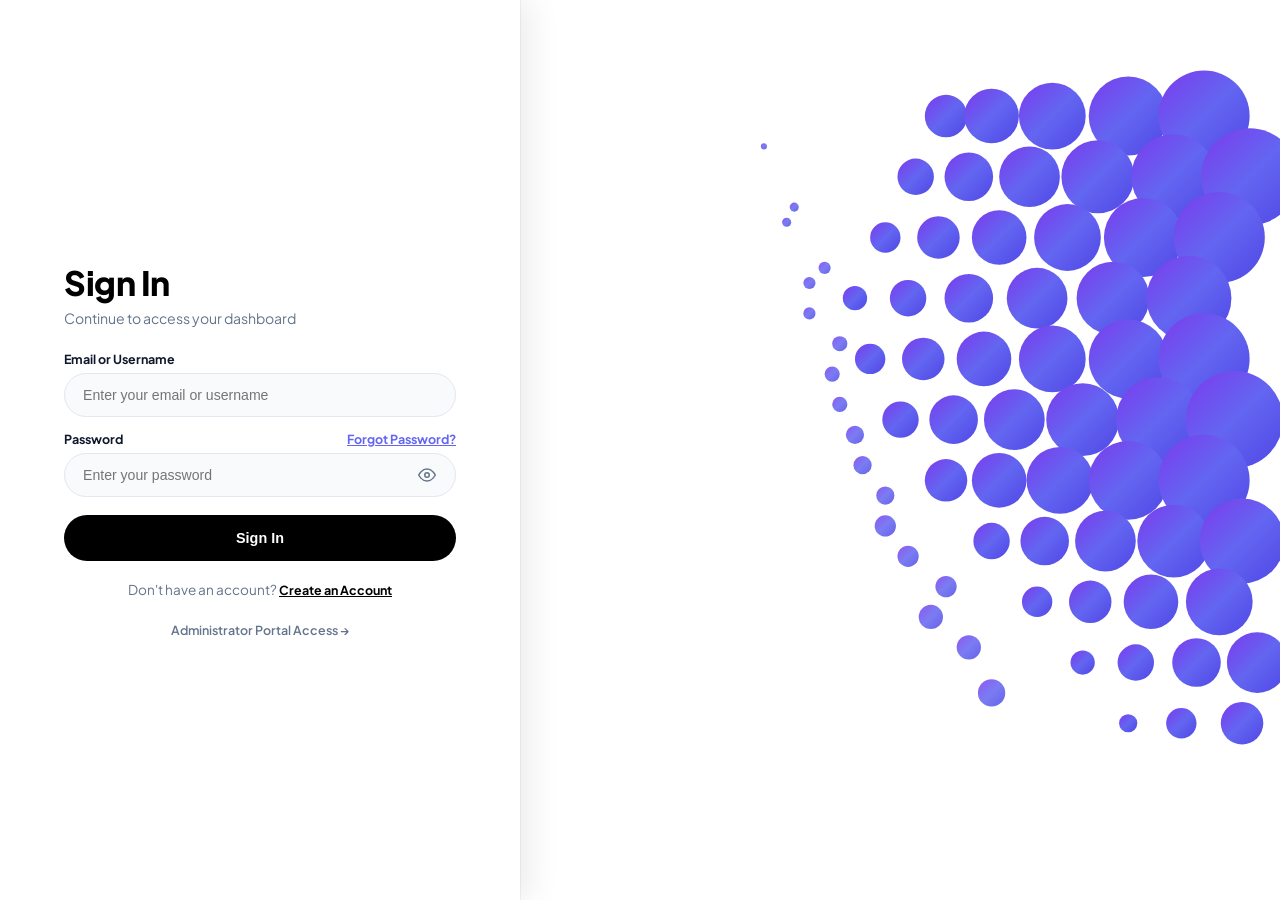
<file: frontend/index.html>
<!DOCTYPE html>
<html lang="en">
<head>
    <meta charset="UTF-8">
    <meta name="viewport" content="width=device-width, initial-scale=1.0">
    <title>Sign In | SSM-LPRS</title>
    <link rel="stylesheet" href="style.css">
</head>
<body class="auth-page-body">
    <div class="auth-split-card">
        <!-- Left Side: Form Container -->
        <div class="auth-form-side">
            <div>
                <!-- Form Header -->
                <h1 class="auth-title" id="form-title">Sign In</h1>
                <p class="auth-subtitle" id="form-subtitle">Continue to access your dashboard</p>

                <!-- Error Alert Box -->
                <div id="error-message" class="error hidden" style="background: #fef2f2; border: 1px solid #fca5a5; color: #dc2626; border-radius: 12px; margin-bottom: 0.85rem; padding: 10px 14px; font-size: 0.82rem;">
                    <span id="error-text">Please enter credentials</span>
                </div>

                <!-- Sign In Form -->
                <div id="login-form">
                    <div class="form-group" style="margin-bottom: 0.85rem;">
                        <label for="username" class="auth-label">Email or Username</label>
                        <input type="text" id="username" class="auth-input" placeholder="Enter your email or username" autocomplete="username">
                    </div>
                    <div class="form-group" style="margin-bottom: 1.1rem;">
                        <div style="display: flex; justify-content: space-between; align-items: center; margin-bottom: 0.4rem;">
                            <label for="password" class="auth-label" style="margin: 0;">Password</label>
                            <a href="#" onclick="alert('Password reset link sent to your registered email')" class="purple-link">Forgot Password?</a>
                        </div>
                        <div class="password-input-wrapper">
                            <input type="password" id="password" class="auth-input" placeholder="Enter your password" autocomplete="current-password">
                            <button type="button" class="toggle-password-btn" onclick="togglePasswordVisibility('password', this)" aria-label="Toggle password visibility" title="Show/Hide Password">
                                <svg width="18" height="18" viewBox="0 0 24 24" fill="none" stroke="currentColor" stroke-width="2" stroke-linecap="round" stroke-linejoin="round">
                                    <path d="M1 12s4-8 11-8 11 8 11 8-4 8-11 8-11-8-11-8z"></path>
                                    <circle cx="12" cy="12" r="3"></circle>
                                </svg>
                            </button>
                        </div>
                    </div>
                    <button id="login-btn" class="auth-btn-purple">
                        <span>Sign In</span>
                    </button>
                    <div class="auth-footer-text">
                        Don't have an account? <a href="#" id="show-signup" class="purple-link">Create an Account</a>
                    </div>
                </div>

                <!-- Signup Registration Form -->
                <div id="signup-form" class="hidden">
                    <div class="form-group" style="margin-bottom: 0.85rem;">
                        <label for="reg-username" class="auth-label">Email or Username</label>
                        <input type="text" id="reg-username" class="auth-input" placeholder="Enter your email or username">
                    </div>
                    <div class="form-group" style="margin-bottom: 1.1rem;">
                        <label for="reg-password" class="auth-label">Create Password</label>
                        <div class="password-input-wrapper">
                            <input type="password" id="reg-password" class="auth-input" placeholder="Create a strong password">
                            <button type="button" class="toggle-password-btn" onclick="togglePasswordVisibility('reg-password', this)" aria-label="Toggle password visibility" title="Show/Hide Password">
                                <svg width="18" height="18" viewBox="0 0 24 24" fill="none" stroke="currentColor" stroke-width="2" stroke-linecap="round" stroke-linejoin="round">
                                    <path d="M1 12s4-8 11-8 11 8 11 8-4 8-11 8-11-8-11-8z"></path>
                                    <circle cx="12" cy="12" r="3"></circle>
                                </svg>
                            </button>
                        </div>
                    </div>
                    <button id="register-btn" class="auth-btn-purple">
                        <span>Create Account</span>
                    </button>
                    <div class="auth-footer-text">
                        Already have an account? <a href="#" id="show-login" class="purple-link">Sign In</a>
                    </div>
                </div>
            </div>

            <!-- Bottom Administrator Portal Link -->
            <div style="text-align: center; margin-top: 1.25rem;">
                <a href="admin_login.html" class="purple-link-subtle">
                    Administrator Portal Access →
                </a>
            </div>
        </div>

        <!-- Right Side: Purple Halftone Dot Matrix Art Panel -->
        <div class="auth-art-side">
            <svg width="100%" height="100%" viewBox="0 0 500 600" preserveAspectRatio="xMidYMid slice" xmlns="http://www.w3.org/2000/svg">
                <defs>
                    <linearGradient id="purpleGradient" x1="0%" y1="0%" x2="100%" y2="100%">
                        <stop offset="0%" stop-color="#7c3aed"/>
                        <stop offset="50%" stop-color="#6366f1"/>
                        <stop offset="100%" stop-color="#4f46e5"/>
                    </linearGradient>
                </defs>
                <rect width="100%" height="100%" fill="#ffffff"/>
                <!-- Geometric & Purple Halftone Dot Wave Curves -->
                <g fill="url(#purpleGradient)">
                    <circle cx="280" cy="80" r="14"/><circle cx="310" cy="80" r="18"/><circle cx="350" cy="80" r="22"/><circle cx="400" cy="80" r="26"/><circle cx="450" cy="80" r="30"/>
                    <circle cx="260" cy="120" r="12"/><circle cx="295" cy="120" r="16"/><circle cx="335" cy="120" r="20"/><circle cx="380" cy="120" r="24"/><circle cx="430" cy="120" r="28"/><circle cx="480" cy="120" r="32"/>
                    <circle cx="240" cy="160" r="10"/><circle cx="275" cy="160" r="14"/><circle cx="315" cy="160" r="18"/><circle cx="360" cy="160" r="22"/><circle cx="410" cy="160" r="26"/><circle cx="460" cy="160" r="30"/>
                    <circle cx="220" cy="200" r="8"/><circle cx="255" cy="200" r="12"/><circle cx="295" cy="200" r="16"/><circle cx="340" cy="200" r="20"/><circle cx="390" cy="200" r="24"/><circle cx="440" cy="200" r="28"/>
                    <circle cx="230" cy="240" r="10"/><circle cx="265" cy="240" r="14"/><circle cx="305" cy="240" r="18"/><circle cx="350" cy="240" r="22"/><circle cx="400" cy="240" r="26"/><circle cx="450" cy="240" r="30"/>
                    <circle cx="250" cy="280" r="12"/><circle cx="285" cy="280" r="16"/><circle cx="325" cy="280" r="20"/><circle cx="370" cy="280" r="24"/><circle cx="420" cy="280" r="28"/><circle cx="470" cy="280" r="32"/>
                    <circle cx="280" cy="320" r="14"/><circle cx="315" cy="320" r="18"/><circle cx="355" cy="320" r="22"/><circle cx="400" cy="320" r="26"/><circle cx="450" cy="320" r="30"/>
                    <circle cx="310" cy="360" r="12"/><circle cx="345" cy="360" r="16"/><circle cx="385" cy="360" r="20"/><circle cx="430" cy="360" r="24"/><circle cx="475" cy="360" r="28"/>
                    <circle cx="340" cy="400" r="10"/><circle cx="375" cy="400" r="14"/><circle cx="415" cy="400" r="18"/><circle cx="460" cy="400" r="22"/>
                    <circle cx="370" cy="440" r="8"/><circle cx="405" cy="440" r="12"/><circle cx="445" cy="440" r="16"/><circle cx="485" cy="440" r="20"/>
                    <circle cx="400" cy="480" r="6"/><circle cx="435" cy="480" r="10"/><circle cx="475" cy="480" r="14"/>
                </g>
                <!-- Purple Dispersion dots -->
                <g fill="url(#purpleGradient)" opacity="0.85">
                    <circle cx="200" cy="180" r="4"/><circle cx="210" cy="230" r="5"/><circle cx="220" cy="290" r="6"/><circle cx="240" cy="350" r="7"/><circle cx="270" cy="410" r="8"/><circle cx="310" cy="460" r="9"/>
                    <circle cx="180" cy="140" r="3"/><circle cx="190" cy="190" r="4"/><circle cx="205" cy="250" r="5"/><circle cx="225" cy="310" r="6"/><circle cx="255" cy="370" r="7"/><circle cx="295" cy="430" r="8"/>
                    <circle cx="160" cy="100" r="2"/><circle cx="175" cy="150" r="3"/><circle cx="190" cy="210" r="4"/><circle cx="210" cy="270" r="5"/><circle cx="240" cy="330" r="6"/><circle cx="280" cy="390" r="7"/>
                </g>
            </svg>
        </div>
    </div>

    <script src="app.js"></script>
</body>
</html>
</file>
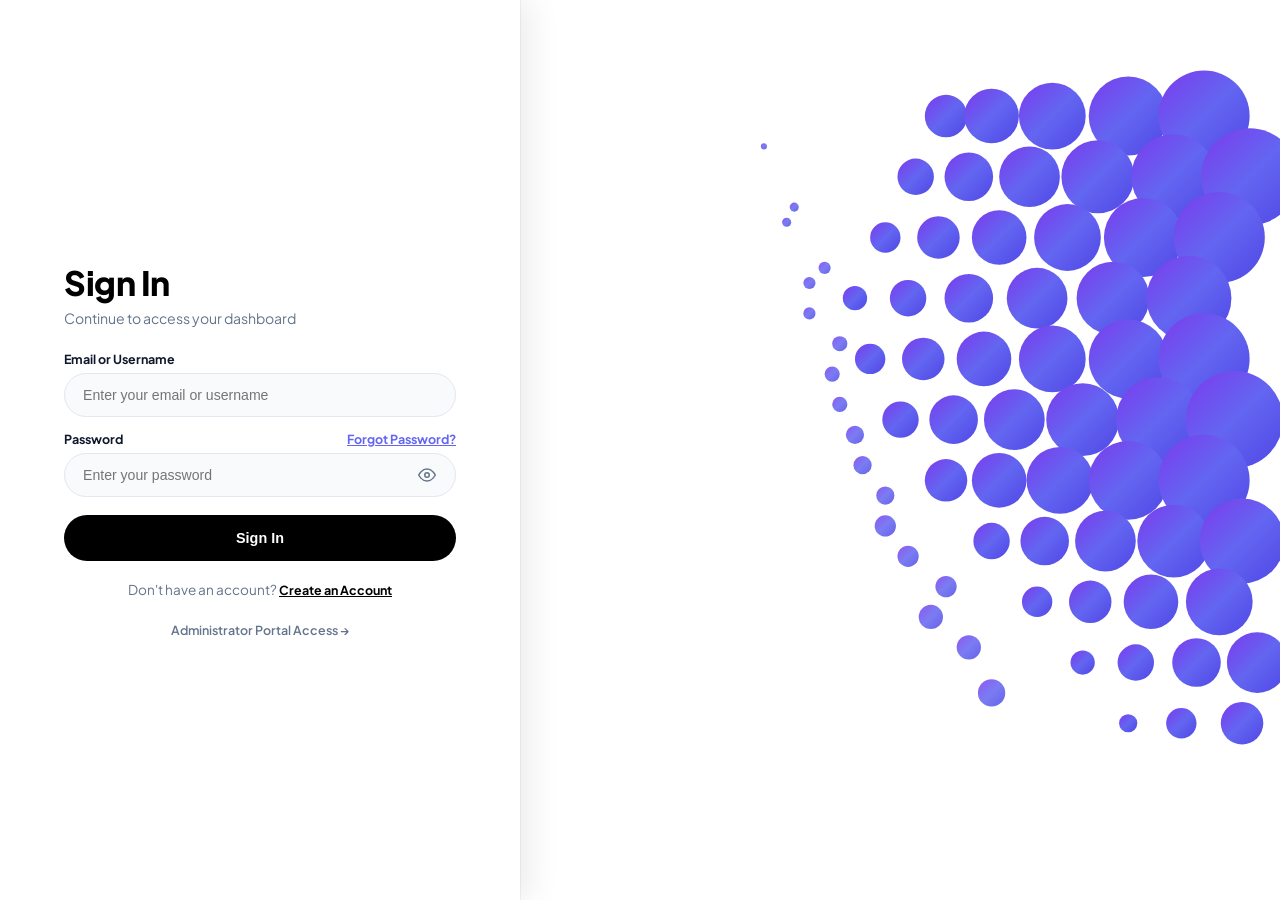
<file: frontend/admin.html>
<!DOCTYPE html>
<html lang="en">
<head>
    <meta charset="UTF-8">
    <meta name="viewport" content="width=device-width, initial-scale=1.0">
    <title>Admin Portal | SSM-LPRS</title>
    <link rel="stylesheet" href="style.css">
    <style>
        table {
            width: 100%;
            border-collapse: separate;
            border-spacing: 0;
            margin-top: 1rem;
        }
        th, td {
            border-bottom: 1px solid var(--glass-border);
            padding: 14px 18px;
            text-align: left;
            color: #ffffff;
            font-size: 0.9rem;
        }
        th {
            background: rgba(6, 10, 20, 0.7);
            color: var(--primary-cyan);
            font-weight: 700;
            text-transform: uppercase;
            font-size: 0.78rem;
            letter-spacing: 1px;
        }
        tr:hover td {
            background: rgba(255, 255, 255, 0.03);
        }
    </style>
</head>
<body>
    <div class="glass-container" style="max-width: 960px;">
        <div class="nav-bar">
            <div>
                <h2>Admin Management Dashboard</h2>
                <p style="font-size: 0.82rem; color: var(--text-secondary);">Student Progress Monitoring & Platform Management</p>
            </div>
            <button class="dashboard-logout-btn" onclick="logout()">
                <span>Logout</span>
                <svg width="14" height="14" viewBox="0 0 24 24" fill="none" stroke="currentColor" stroke-width="2.2"><path d="M9 21H5a2 2 0 0 1-2-2V5a2 2 0 0 1 2-2h4"></path><polyline points="16 17 21 12 16 7"></polyline><line x1="21" y1="12" x2="9" y2="12"></line></svg>
            </button>
        </div>

        <main style="display: block;">
            <section class="card">
                <div style="display:flex; justify-content:space-between; align-items:center; margin-bottom: 1rem;">
                    <h3>Registered System Users</h3>
                    <span class="badge">Live Directory</span>
                </div>
                <div style="overflow-x: auto;">
                    <table id="users-table">
                        <thead>
                            <tr>
                                <th>ID</th>
                                <th>Username</th>
                                <th>System Role</th>
                                <th>Completed Progress</th>
                            </tr>
                        </thead>
                        <tbody>
                            <!-- Injected via JS -->
                        </tbody>
                    </table>
                </div>
            </section>
        </main>
    </div>
    <script src="admin.js"></script>
</body>
</html>
</file>
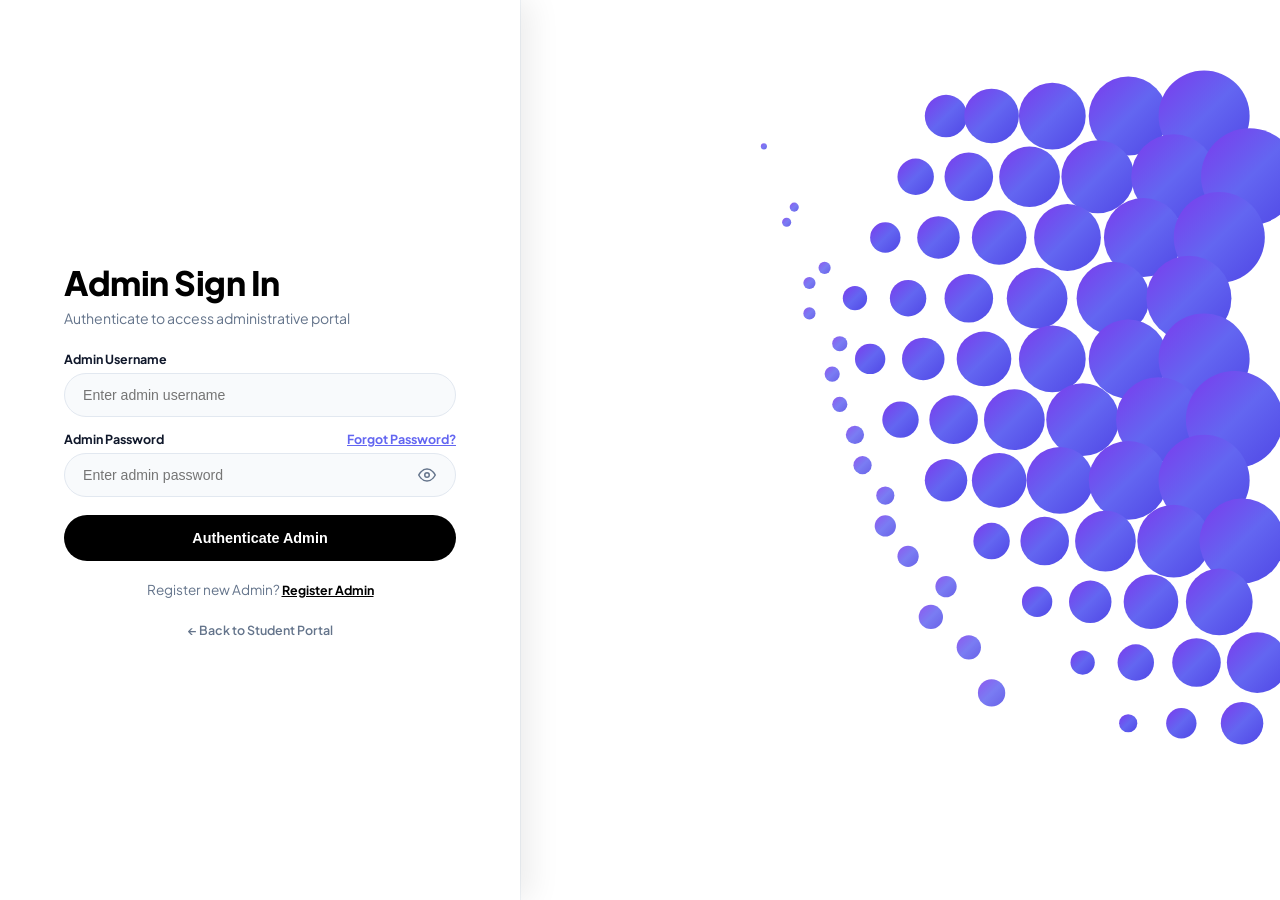
<file: frontend/admin_login.html>
<!DOCTYPE html>
<html lang="en">
<head>
    <meta charset="UTF-8">
    <meta name="viewport" content="width=device-width, initial-scale=1.0">
    <title>Admin Sign In | SSM-LPRS</title>
    <link rel="stylesheet" href="style.css">
</head>
<body class="auth-page-body">
    <div class="auth-split-card">
        <!-- Left Side: Form Container -->
        <div class="auth-form-side">
            <div>
                <!-- Form Header -->
                <h1 class="auth-title" id="form-title">Admin Sign In</h1>
                <p class="auth-subtitle" id="form-subtitle">Authenticate to access administrative portal</p>

                <!-- Error Alert Box -->
                <div id="error-message" class="error hidden" style="background: #fef2f2; border: 1px solid #fca5a5; color: #dc2626; border-radius: 12px; margin-bottom: 0.85rem; padding: 10px 14px; font-size: 0.82rem;">
                    <span id="error-text">Please enter credentials</span>
                </div>

                <!-- Admin Login Form -->
                <div id="login-form">
                    <div class="form-group" style="margin-bottom: 0.85rem;">
                        <label for="username" class="auth-label">Admin Username</label>
                        <input type="text" id="username" class="auth-input" placeholder="Enter admin username" autocomplete="username">
                    </div>
                    <div class="form-group" style="margin-bottom: 1.1rem;">
                        <div style="display: flex; justify-content: space-between; align-items: center; margin-bottom: 0.4rem;">
                            <label for="password" class="auth-label" style="margin: 0;">Admin Password</label>
                            <a href="#" onclick="alert('Admin security reset request submitted')" class="purple-link">Forgot Password?</a>
                        </div>
                        <div class="password-input-wrapper">
                            <input type="password" id="password" class="auth-input" placeholder="Enter admin password" autocomplete="current-password">
                            <button type="button" class="toggle-password-btn" onclick="togglePasswordVisibility('password', this)" aria-label="Toggle password visibility" title="Show/Hide Password">
                                <svg width="18" height="18" viewBox="0 0 24 24" fill="none" stroke="currentColor" stroke-width="2" stroke-linecap="round" stroke-linejoin="round">
                                    <path d="M1 12s4-8 11-8 11 8 11 8-4 8-11 8-11-8-11-8z"></path>
                                    <circle cx="12" cy="12" r="3"></circle>
                                </svg>
                            </button>
                        </div>
                    </div>
                    <button id="login-btn" class="auth-btn-purple">
                        <span>Authenticate Admin</span>
                    </button>
                    <div class="auth-footer-text">
                        Register new Admin? <a href="#" id="show-signup" class="purple-link">Register Admin</a>
                    </div>
                </div>

                <!-- Admin Signup Registration Form -->
                <div id="signup-form" class="hidden">
                    <div class="form-group" style="margin-bottom: 0.85rem;">
                        <label for="reg-username" class="auth-label">Admin Username</label>
                        <input type="text" id="reg-username" class="auth-input" placeholder="Enter admin username">
                    </div>
                    <div class="form-group" style="margin-bottom: 1.1rem;">
                        <label for="reg-password" class="auth-label">Admin Security Password</label>
                        <div class="password-input-wrapper">
                            <input type="password" id="reg-password" class="auth-input" placeholder="Create admin password">
                            <button type="button" class="toggle-password-btn" onclick="togglePasswordVisibility('reg-password', this)" aria-label="Toggle password visibility" title="Show/Hide Password">
                                <svg width="18" height="18" viewBox="0 0 24 24" fill="none" stroke="currentColor" stroke-width="2" stroke-linecap="round" stroke-linejoin="round">
                                    <path d="M1 12s4-8 11-8 11 8 11 8-4 8-11 8-11-8-11-8z"></path>
                                    <circle cx="12" cy="12" r="3"></circle>
                                </svg>
                            </button>
                        </div>
                    </div>
                    <button id="register-admin-btn" class="auth-btn-purple">
                        <span>Register Administrator</span>
                    </button>
                    <div class="auth-footer-text">
                        Already an Admin? <a href="#" id="show-login" class="purple-link">Sign In</a>
                    </div>
                </div>
            </div>

            <!-- Bottom Student Portal Link -->
            <div style="text-align: center; margin-top: 1.25rem;">
                <a href="index.html" class="purple-link-subtle">
                    ← Back to Student Portal
                </a>
            </div>
        </div>

        <!-- Right Side: Purple Halftone Dot Matrix Art Panel -->
        <div class="auth-art-side">
            <svg width="100%" height="100%" viewBox="0 0 500 600" preserveAspectRatio="xMidYMid slice" xmlns="http://www.w3.org/2000/svg">
                <defs>
                    <linearGradient id="purpleGradientAdmin" x1="0%" y1="0%" x2="100%" y2="100%">
                        <stop offset="0%" stop-color="#7c3aed"/>
                        <stop offset="50%" stop-color="#6366f1"/>
                        <stop offset="100%" stop-color="#4f46e5"/>
                    </linearGradient>
                </defs>
                <rect width="100%" height="100%" fill="#ffffff"/>
                <!-- Geometric & Purple Halftone Dot Wave Curves -->
                <g fill="url(#purpleGradientAdmin)">
                    <circle cx="280" cy="80" r="14"/><circle cx="310" cy="80" r="18"/><circle cx="350" cy="80" r="22"/><circle cx="400" cy="80" r="26"/><circle cx="450" cy="80" r="30"/>
                    <circle cx="260" cy="120" r="12"/><circle cx="295" cy="120" r="16"/><circle cx="335" cy="120" r="20"/><circle cx="380" cy="120" r="24"/><circle cx="430" cy="120" r="28"/><circle cx="480" cy="120" r="32"/>
                    <circle cx="240" cy="160" r="10"/><circle cx="275" cy="160" r="14"/><circle cx="315" cy="160" r="18"/><circle cx="360" cy="160" r="22"/><circle cx="410" cy="160" r="26"/><circle cx="460" cy="160" r="30"/>
                    <circle cx="220" cy="200" r="8"/><circle cx="255" cy="200" r="12"/><circle cx="295" cy="200" r="16"/><circle cx="340" cy="200" r="20"/><circle cx="390" cy="200" r="24"/><circle cx="440" cy="200" r="28"/>
                    <circle cx="230" cy="240" r="10"/><circle cx="265" cy="240" r="14"/><circle cx="305" cy="240" r="18"/><circle cx="350" cy="240" r="22"/><circle cx="400" cy="240" r="26"/><circle cx="450" cy="240" r="30"/>
                    <circle cx="250" cy="280" r="12"/><circle cx="285" cy="280" r="16"/><circle cx="325" cy="280" r="20"/><circle cx="370" cy="280" r="24"/><circle cx="420" cy="280" r="28"/><circle cx="470" cy="280" r="32"/>
                    <circle cx="280" cy="320" r="14"/><circle cx="315" cy="320" r="18"/><circle cx="355" cy="320" r="22"/><circle cx="400" cy="320" r="26"/><circle cx="450" cy="320" r="30"/>
                    <circle cx="310" cy="360" r="12"/><circle cx="345" cy="360" r="16"/><circle cx="385" cy="360" r="20"/><circle cx="430" cy="360" r="24"/><circle cx="475" cy="360" r="28"/>
                    <circle cx="340" cy="400" r="10"/><circle cx="375" cy="400" r="14"/><circle cx="415" cy="400" r="18"/><circle cx="460" cy="400" r="22"/>
                    <circle cx="370" cy="440" r="8"/><circle cx="405" cy="440" r="12"/><circle cx="445" cy="440" r="16"/><circle cx="485" cy="440" r="20"/>
                    <circle cx="400" cy="480" r="6"/><circle cx="435" cy="480" r="10"/><circle cx="475" cy="480" r="14"/>
                </g>
                <!-- Purple Dispersion dots -->
                <g fill="url(#purpleGradientAdmin)" opacity="0.85">
                    <circle cx="200" cy="180" r="4"/><circle cx="210" cy="230" r="5"/><circle cx="220" cy="290" r="6"/><circle cx="240" cy="350" r="7"/><circle cx="270" cy="410" r="8"/><circle cx="310" cy="460" r="9"/>
                    <circle cx="180" cy="140" r="3"/><circle cx="190" cy="190" r="4"/><circle cx="205" cy="250" r="5"/><circle cx="225" cy="310" r="6"/><circle cx="255" cy="370" r="7"/><circle cx="295" cy="430" r="8"/>
                    <circle cx="160" cy="100" r="2"/><circle cx="175" cy="150" r="3"/><circle cx="190" cy="210" r="4"/><circle cx="210" cy="270" r="5"/><circle cx="240" cy="330" r="6"/><circle cx="280" cy="390" r="7"/>
                </g>
            </svg>
        </div>
    </div>

    <script>
        const API_BASE = window.location.origin.includes('http') ? window.location.origin : 'http://localhost:8000';

        document.getElementById('show-signup').addEventListener('click', (e) => {
            e.preventDefault();
            document.getElementById('form-title').innerText = 'Register Admin';
            document.getElementById('form-subtitle').innerText = 'Create administrator access credentials';
            document.getElementById('login-form').classList.add('hidden');
            document.getElementById('signup-form').classList.remove('hidden');
        });

        document.getElementById('show-login').addEventListener('click', (e) => {
            e.preventDefault();
            document.getElementById('form-title').innerText = 'Admin Sign In';
            document.getElementById('form-subtitle').innerText = 'Authenticate to access administrative portal';
            document.getElementById('signup-form').classList.add('hidden');
            document.getElementById('login-form').classList.remove('hidden');
        });

        document.getElementById('login-btn').addEventListener('click', () => auth('login'));
        document.getElementById('register-admin-btn').addEventListener('click', () => register('admin'));

        async function auth(action) {
            const username = document.getElementById('username').value;
            const password = document.getElementById('password').value;
            const btn = document.getElementById('login-btn');
            
            if(!username || !password) return showError("Please enter admin credentials");

            const originalContent = btn ? btn.innerHTML : '';
            if (btn) {
                btn.disabled = true;
                btn.style.opacity = '0.85';
                btn.innerHTML = `
                    <svg class="spinner" width="18" height="18" viewBox="0 0 24 24" fill="none" stroke="currentColor" stroke-width="2.5">
                        <circle cx="12" cy="12" r="10" stroke="currentColor" stroke-dasharray="31.4" stroke-dashoffset="10" stroke-linecap="round"></circle>
                    </svg>
                    <span>Authenticating...</span>
                `;
            }

            try {
                const formData = new URLSearchParams();
                formData.append('username', username);
                formData.append('password', password);

                const res = await fetch(`${API_BASE}/login`, {
                    method: 'POST',
                    headers: { 'Content-Type': 'application/x-www-form-urlencoded' },
                    body: formData
                });

                const data = await res.json();
                if(!res.ok) throw new Error(data.detail);

                if(data.role !== 'admin') {
                    throw new Error("Access denied. You are not an admin.");
                }

                localStorage.setItem('token', data.access_token);
                localStorage.setItem('role', data.role);
                window.location.href = 'admin.html';
            } catch (e) {
                showError(e.message);
                if (btn) {
                    btn.disabled = false;
                    btn.style.opacity = '1';
                    btn.innerHTML = originalContent;
                }
            }
        }

        async function register(role) {
            const username = document.getElementById('reg-username').value;
            const password = document.getElementById('reg-password').value;
            const btn = document.getElementById('register-admin-btn');
            
            if(!username || !password) return showError("Please enter credentials to register");

            const originalContent = btn ? btn.innerHTML : '';
            if (btn) {
                btn.disabled = true;
                btn.style.opacity = '0.85';
                btn.innerHTML = `
                    <svg class="spinner" width="18" height="18" viewBox="0 0 24 24" fill="none" stroke="currentColor" stroke-width="2.5">
                        <circle cx="12" cy="12" r="10" stroke="currentColor" stroke-dasharray="31.4" stroke-dashoffset="10" stroke-linecap="round"></circle>
                    </svg>
                    <span>Creating Admin...</span>
                `;
            }

            try {
                const res = await fetch(`${API_BASE}/register`, {
                    method: 'POST',
                    headers: { 'Content-Type': 'application/json' },
                    body: JSON.stringify({ username, password, role })
                });
                const data = await res.json();
                if(!res.ok) throw new Error(data.detail);
                
                // Auto-fill login fields with created credentials
                const loginUserEl = document.getElementById('username');
                const loginPassEl = document.getElementById('password');
                if (loginUserEl) loginUserEl.value = username;
                if (loginPassEl) loginPassEl.value = password;

                document.getElementById('show-login').click();
                
                // Auto-authenticate immediately
                await auth('login');
            } catch (e) {
                showError(e.message);
                if (btn) {
                    btn.disabled = false;
                    btn.style.opacity = '1';
                    btn.innerHTML = originalContent;
                }
            }
        }

        function showError(msg) {
            const err = document.getElementById('error-message');
            document.getElementById('error-text').textContent = msg;
            err.classList.remove('hidden');
        }

        function togglePasswordVisibility(inputId, btn) {
            const input = document.getElementById(inputId);
            if (!input) return;
            const isPassword = input.type === 'password';
            input.type = isPassword ? 'text' : 'password';

            btn.innerHTML = isPassword ? `
                <svg width="18" height="18" viewBox="0 0 24 24" fill="none" stroke="currentColor" stroke-width="2" stroke-linecap="round" stroke-linejoin="round">
                    <path d="M17.94 17.94A10.07 10.07 0 0 1 12 20c-7 0-11-8-11-8a18.45 18.45 0 0 1 5.06-5.94M9.9 4.24A9.12 9.12 0 0 1 12 4c7 0 11 8 11 8a18.5 18.5 0 0 1-2.16 3.19m-6.72-1.07a3 3 0 1 1-4.24-4.24"></path>
                    <line x1="1" y1="1" x2="23" y2="23"></line>
                </svg>
            ` : `
                <svg width="18" height="18" viewBox="0 0 24 24" fill="none" stroke="currentColor" stroke-width="2" stroke-linecap="round" stroke-linejoin="round">
                    <path d="M1 12s4-8 11-8 11 8 11 8-4 8-11 8-11-8-11-8z"></path>
                    <circle cx="12" cy="12" r="3"></circle>
                </svg>
            `;
        }
    </script>
</body>
</html>
</file>
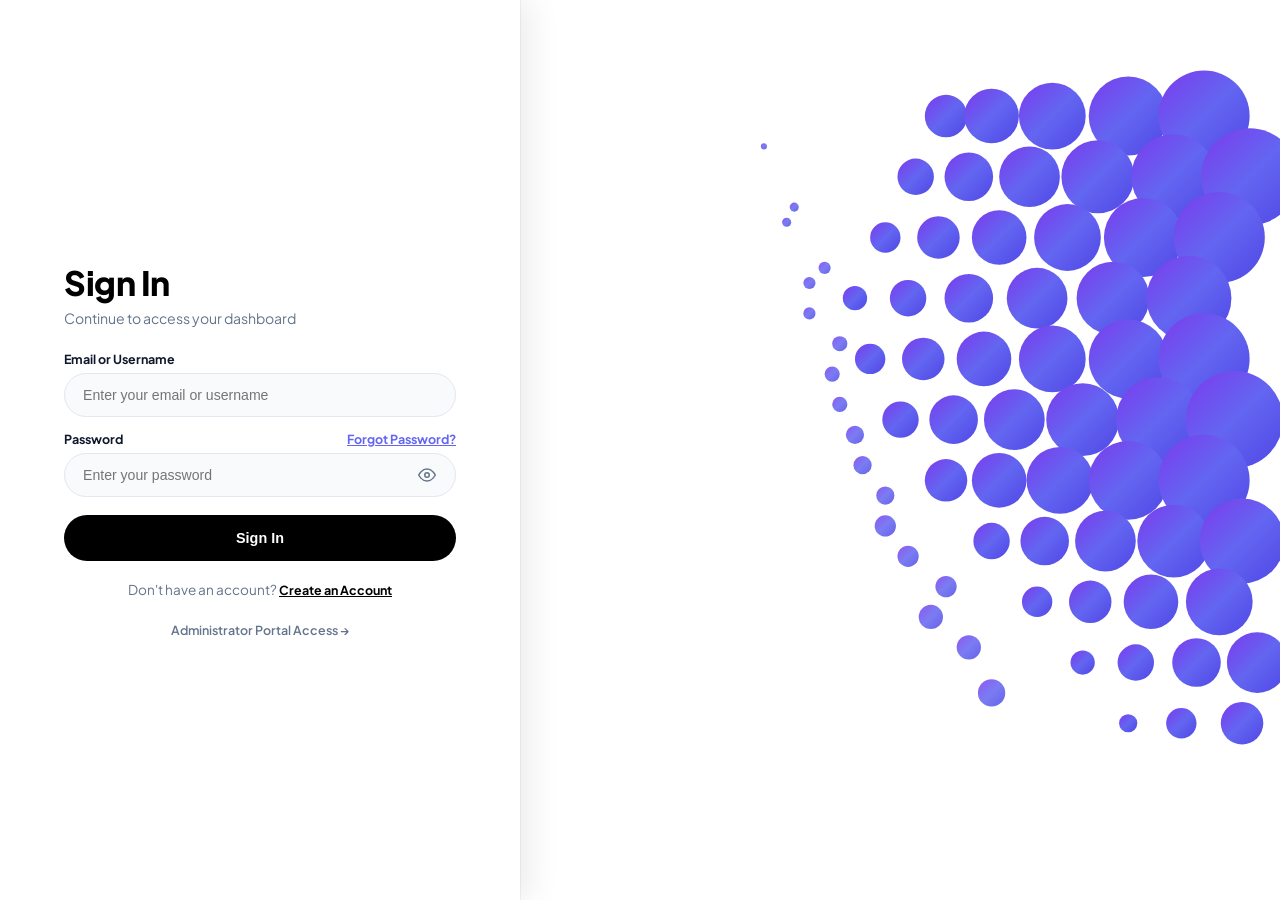
<file: frontend/concept-map.html>
<!DOCTYPE html>
<html lang="en">
<head>
    <meta charset="UTF-8">
    <meta name="viewport" content="width=device-width, initial-scale=1.0">
    <title>Curriculum Network Map | SSM-LPRS</title>
    <link rel="stylesheet" href="style.css?v=2">
    <script src="https://d3js.org/d3.v7.min.js"></script>
    <style>
        .map-shell {
            display: grid;
            grid-template-columns: 320px minmax(0, 1fr);
            gap: 1.25rem;
            flex: 1;
            min-height: 0;
        }

        .map-sidebar {
            display: flex;
            flex-direction: column;
            gap: 1.25rem;
            min-height: 0;
            overflow-y: auto;
        }

        .map-canvas-card {
            display: flex;
            height: 100%;
            min-width: 0;
            min-height: 0;
            padding: 1rem;
        }

        .network-stage {
            position: relative;
            flex: 1;
            width: 100%;
            min-height: 360px;
            background: #060811;
            border: 1px solid var(--glass-border-subtle);
            border-radius: var(--radius-md);
            overflow: hidden;
            box-shadow: inset 0 0 40px rgba(0, 0, 0, 0.6);
        }

        .network-svg {
            position: absolute;
            inset: 0;
            width: 100%;
            height: 100%;
        }

        .network-link {
            fill: none;
            stroke: rgba(129, 140, 248, 0.4);
            stroke-width: 2.5px;
            stroke-linecap: round;
        }

        .network-link.route {
            stroke: #a5b4fc;
            stroke-width: 4px;
            filter: drop-shadow(0 0 8px rgba(99, 102, 241, 0.8));
        }

        .html-nodes-layer {
            position: absolute;
            inset: 0;
            transform-origin: 0 0;
            pointer-events: none;
        }

        .network-node {
            position: absolute;
            width: 220px;
            min-height: 108px;
            transform: translate(-50%, -50%);
            padding: 0.8rem 0.9rem;
            border-radius: var(--radius-md);
            border: 1.5px solid var(--glass-border-subtle);
            background: #0c1122;
            color: white;
            text-align: left;
            cursor: pointer;
            pointer-events: auto;
            box-shadow: 0 10px 25px rgba(0, 0, 0, 0.4);
            transition: border-color 0.2s ease, box-shadow 0.2s ease, opacity 0.2s ease;
        }

        .network-node:hover {
            border-color: var(--primary-indigo-light);
            box-shadow: 0 0 25px rgba(99, 102, 241, 0.55);
        }

        .network-node.selected {
            border-color: var(--primary-indigo-light);
            box-shadow: 0 0 22px rgba(99, 102, 241, 0.6);
            background: #111730;
        }

        .network-node.done {
            border-color: rgba(16, 185, 129, 0.8);
        }

        .network-node.locked {
            opacity: 0.62;
        }

        .node-status {
            display: inline-block;
            margin-bottom: 0.45rem;
            padding: 0.15rem 0.45rem;
            border-radius: 4px;
            background: rgba(255, 255, 255, 0.08);
            color: #cbd5e1;
            font-size: 0.62rem;
            font-weight: 800;
            letter-spacing: 0.04em;
            text-transform: uppercase;
        }

        .network-node.done .node-status {
            color: #6ee7b7;
            background: rgba(16, 185, 129, 0.13);
        }

        .network-node.locked .node-status {
            color: #fca5a5;
            background: rgba(239, 68, 68, 0.12);
        }

        .node-title {
            display: block;
            margin-bottom: 0.3rem;
            font-weight: 700;
            font-size: 0.8rem;
            line-height: 1.3;
        }

        .node-description {
            display: -webkit-box;
            overflow: hidden;
            color: var(--text-secondary);
            font-size: 0.68rem;
            line-height: 1.35;
            -webkit-box-orient: vertical;
            -webkit-line-clamp: 2;
        }

        .family-foundational { border-top: 3px solid #6366f1; }
        .family-algebra { border-top: 3px solid #3b82f6; }
        .family-geometry { border-top: 3px solid #10b981; }
        .family-calculus { border-top: 3px solid #8b5cf6; }
        .family-statistics { border-top: 3px solid #ec4899; }
        .family-applied { border-top: 3px solid #f59e0b; }

        .graph-status {
            position: absolute;
            left: 1rem;
            top: 1rem;
            z-index: 2;
            color: var(--text-secondary);
            font-size: 0.78rem;
            pointer-events: none;
        }

        .zoom-box {
            display: flex;
            align-items: center;
            gap: 12px;
            margin-bottom: 1.25rem;
            background: rgba(6, 10, 20, 0.6);
            padding: 10px 14px;
            border-radius: var(--radius-sm);
            border: 1px solid var(--glass-border-subtle);
        }

        .connection-priority-key {
            display: flex;
            align-items: center;
            gap: 9px;
            color: var(--text-secondary);
            font-size: 0.78rem;
        }

        .connection-priority-line {
            width: 25px;
            height: 3px;
            flex: 0 0 25px;
            border-radius: 3px;
            background: linear-gradient(90deg, #6366f1, #3b82f6, #10b981, #8b5cf6, #ec4899, #f59e0b);
        }

        .connection-priority-line.priority {
            box-shadow: 0 0 8px rgba(129, 140, 248, 0.8);
        }

        .connection-priority-line.standard {
            opacity: 0.45;
        }

        @media (max-width: 1024px) {
            .map-shell {
                grid-template-columns: minmax(0, 1fr);
                grid-template-rows: auto minmax(300px, 1fr);
            }

            .map-sidebar {
                display: grid;
                grid-template-columns: repeat(2, minmax(0, 1fr));
                overflow: visible;
            }

            .map-canvas-card {
                min-height: 0;
            }
        }

        @media (max-width: 640px) {
            .map-sidebar {
                grid-template-columns: 1fr;
                gap: 0.75rem;
            }

            .network-node {
                width: 190px;
            }

            .map-shell {
                grid-template-rows: auto minmax(280px, 1fr);
            }
        }
    </style>
</head>
<body class="app-body">
    <div class="glass-container">
        <!-- Nav Header -->
        <header class="nav-bar">
            <div style="display: flex; align-items: center; gap: 14px;">
                <a class="nav-back-btn" href="path.html" id="back-link">
                    <svg width="14" height="14" viewBox="0 0 24 24" fill="none" stroke="currentColor" stroke-width="2.5"><line x1="19" y1="12" x2="5" y2="12"></line><polyline points="12 19 5 12 12 5"></polyline></svg>
                    <span>Back to Target Path</span>
                </a>
                <div class="nav-title-group">
                    <div class="nav-title-row">
                        <h2>Curriculum Knowledge Map</h2>
                        <span class="level-badge">SS1 - SS3 Level</span>
                    </div>
                    <p class="nav-subtitle">Macro View of Subject Clusters & Topological Dependencies</p>
                </div>
            </div>

            <button class="dashboard-logout-btn" onclick="logout()">
                <span>Logout</span>
                <svg width="14" height="14" viewBox="0 0 24 24" fill="none" stroke="currentColor" stroke-width="2.2"><path d="M9 21H5a2 2 0 0 1-2-2V5a2 2 0 0 1 2-2h4"></path><polyline points="16 17 21 12 16 7"></polyline><line x1="21" y1="12" x2="9" y2="12"></line></svg>
            </button>
        </header>

        <main class="map-shell">
            <aside class="map-sidebar">
                <div class="card">
                    <div class="zoom-box">
                        <label for="zoom-slider" style="color: var(--text-secondary); font-weight: 600; font-size: 0.82rem;">ZOOM LEVEL</label>
                        <input id="zoom-slider" type="range" min="70" max="150" value="100" style="flex: 1;" />
                        <span id="zoom-value" style="min-width: 42px; text-align: right; color: var(--primary-indigo-light); font-weight: 800;">100%</span>
                    </div>

                    <div style="padding-top: 1rem; border-top: 1px solid var(--glass-border-subtle);">
                        <h3 id="map-topic-title" style="margin-bottom: 0.5rem; font-size: 1.1rem; color: #fff;">Topic Details</h3>
                        <p id="map-topic-status" style="margin-bottom: 0.5rem; color: var(--primary-indigo-light); font-size: 0.78rem; font-weight: 700;">Select a node to inspect its status.</p>
                        <p id="map-topic-details" style="color: var(--text-secondary); font-size: 0.88rem; line-height: 1.5;">Topic descriptions and prerequisite links are loaded from the curriculum graph.</p>
                        <p id="map-topic-prerequisites" style="margin-top: 0.75rem; color: var(--text-secondary); font-size: 0.78rem; line-height: 1.5;"></p>
                    </div>
                </div>

                <div class="card">
                    <h3 style="margin-bottom: 0.35rem; font-size: 1.05rem; color: #fff;">Topic &amp; Connection Legend</h3>
                    <p style="margin-bottom: 0.8rem; color: var(--text-secondary); font-size: 0.76rem; line-height: 1.4;">Connection colors match the family of the topic they lead to.</p>
                    <div style="display: flex; flex-direction: column; gap: 7px; margin-bottom: 0.9rem;">
                        <div class="connection-priority-key"><span class="connection-priority-line priority"></span><span>High priority · links to selected topic</span></div>
                        <div class="connection-priority-key"><span class="connection-priority-line standard"></span><span>Standard prerequisite connection</span></div>
                    </div>
                    <div style="display: flex; flex-direction: column; gap: 8px; font-size: 0.82rem;">
                        <div style="display:flex; align-items:center; gap:8px;"><span style="width:12px; height:12px; border-radius:50%; background: #6366f1;"></span><span>Foundational Numbers & Logic</span></div>
                        <div style="display:flex; align-items:center; gap:8px;"><span style="width:12px; height:12px; border-radius:50%; background: #3b82f6;"></span><span>Algebra & Matrices</span></div>
                        <div style="display:flex; align-items:center; gap:8px;"><span style="width:12px; height:12px; border-radius:50%; background: #10b981;"></span><span>Geometry & Trigonometry</span></div>
                        <div style="display:flex; align-items:center; gap:8px;"><span style="width:12px; height:12px; border-radius:50%; background: #8b5cf6;"></span><span>Calculus & Derivatives</span></div>
                        <div style="display:flex; align-items:center; gap:8px;"><span style="width:12px; height:12px; border-radius:50%; background: #ec4899;"></span><span>Statistics & Probability</span></div>
                        <div style="display:flex; align-items:center; gap:8px;"><span style="width:12px; height:12px; border-radius:50%; background: #f59e0b;"></span><span>Applied Topics</span></div>
                    </div>
                </div>
            </aside>

            <section class="card map-canvas-card">
                <div id="network-stage" class="network-stage">
                    <svg id="network-svg" class="network-svg" role="img" aria-label="Interactive curriculum prerequisite graph"></svg>
                    <div id="html-nodes-container" class="html-nodes-layer"></div>
                    <p id="graph-status" class="graph-status" role="status">Loading curriculum graph...</p>
                </div>
            </section>
        </main>
    </div>

    <script src="concept-map.js?v=3"></script>
</body>
</html>
</file>
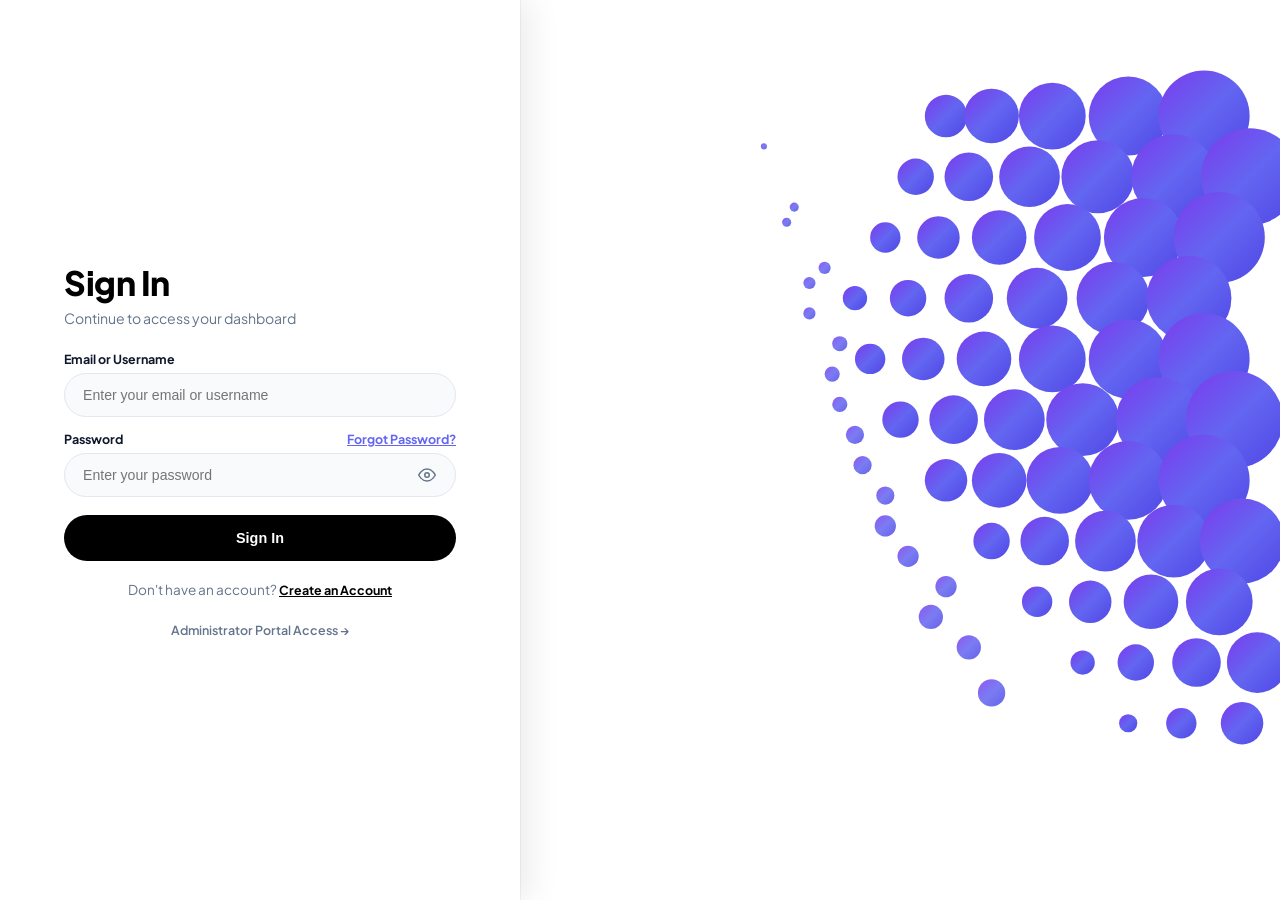
<file: frontend/dashboard.html>
<!DOCTYPE html>
<html lang="en">
<head>
    <meta charset="UTF-8">
    <meta name="viewport" content="width=device-width, initial-scale=1.0">
    <title>Curriculum Dashboard | SSM-LPRS</title>
    <link rel="stylesheet" href="style.css">
    <style>
        .topics-grid {
            display: grid;
            grid-template-columns: repeat(auto-fill, minmax(280px, 1fr));
            gap: 1.5rem;
            margin-top: 1.5rem;
        }

        .topic-card {
            background: #0b0f1d;
            border: 1px solid var(--glass-border-subtle);
            border-radius: var(--radius-md);
            padding: 1.5rem;
            display: flex;
            flex-direction: column;
            justify-content: space-between;
            cursor: pointer;
            transition: all 0.3s cubic-bezier(0.4, 0, 0.2, 1);
            position: relative;
            overflow: hidden;
        }

        .topic-card::before {
            content: '';
            position: absolute;
            top: 0;
            left: 0;
            width: 4px;
            height: 100%;
            background: #6366f1;
            opacity: 0;
            transition: opacity 0.3s ease;
        }

        .topic-card:hover {
            transform: translateY(-4px);
            border-color: #6366f1;
            box-shadow: 0 12px 30px rgba(99, 102, 241, 0.25);
            background: #0e1426;
        }

        .topic-card:hover::before {
            opacity: 1;
        }

        .topic-card h4 {
            color: #ffffff;
            font-size: 1.1rem;
            font-weight: 800;
            margin-bottom: 0.5rem;
            line-height: 1.35;
        }

        .search-container {
            position: relative;
            margin-bottom: 2rem;
            width: 100%;
        }

        .search-container svg {
            position: absolute;
            left: 18px;
            top: 50%;
            transform: translateY(-50%);
            color: #818cf8;
            pointer-events: none;
            z-index: 2;
        }

        .search-bar {
            width: 100% !important;
            height: 48px !important;
            padding: 0 20px 0 50px !important;
            background: rgba(11, 16, 30, 0.85) !important;
            backdrop-filter: blur(12px);
            border: 1px solid var(--glass-border-subtle) !important;
            border-radius: var(--radius-sm) !important;
            color: #ffffff !important;
            font-size: 0.9rem !important;
            font-family: inherit !important;
            transition: all 0.2s ease !important;
            box-shadow: 0 8px 20px rgba(0,0,0,0.3) !important;
        }

        .search-bar::placeholder {
            color: #64748b !important;
            font-size: 0.88rem !important;
        }

        .search-bar:focus {
            outline: none !important;
            background: #0e1426 !important;
            border-color: #6366f1 !important;
            box-shadow: 0 0 0 3px rgba(99, 102, 241, 0.2), 0 8px 25px rgba(0,0,0,0.4) !important;
        }

        .styled-select-wrapper {
            position: relative;
            flex: 1;
            min-width: 260px;
        }

        .styled-select-wrapper::after {
            content: '';
            position: absolute;
            right: 16px;
            top: 50%;
            transform: translateY(-50%);
            width: 0;
            height: 0;
            border-left: 5px solid transparent;
            border-right: 5px solid transparent;
            border-top: 6px solid #818cf8;
            pointer-events: none;
        }

        .styled-select {
            width: 100%;
            height: 46px;
            padding: 0 40px 0 16px;
            background: #090d1c;
            border: 1px solid var(--glass-border-subtle);
            border-radius: var(--radius-sm);
            color: #ffffff;
            font-size: 0.88rem;
            font-weight: 600;
            font-family: inherit;
            appearance: none;
            -webkit-appearance: none;
            -moz-appearance: none;
            cursor: pointer;
            transition: all 0.2s ease;
            box-shadow: 0 4px 12px rgba(0, 0, 0, 0.3);
        }

        .styled-select:focus {
            outline: none;
            border-color: #6366f1;
            box-shadow: 0 0 0 3px rgba(99, 102, 241, 0.25);
            background: #0d1326;
        }

        .styled-select option {
            background: #0d1222;
            color: #ffffff;
            padding: 10px;
        }

        .btn-indigo-gradient {
            height: 46px;
            padding: 0 22px;
            background: linear-gradient(135deg, #4f46e5 0%, #6366f1 50%, #7c3aed 100%);
            border: none;
            border-radius: var(--radius-sm);
            color: #ffffff;
            font-size: 0.88rem;
            font-weight: 700;
            font-family: inherit;
            cursor: pointer;
            display: inline-flex;
            align-items: center;
            justify-content: center;
            gap: 8px;
            transition: all 0.2s cubic-bezier(0.4, 0, 0.2, 1);
            box-shadow: 0 4px 16px rgba(99, 102, 241, 0.4);
            white-space: nowrap;
        }

        .btn-indigo-gradient:hover {
            transform: translateY(-1px);
            box-shadow: 0 6px 22px rgba(99, 102, 241, 0.6);
        }

        .mode-toggle-group {
            display: flex;
            gap: 8px;
            flex-wrap: wrap;
            background: rgba(6, 10, 20, 0.6);
            padding: 5px;
            border-radius: var(--radius-md);
            border: 1px solid var(--glass-border-subtle);
        }

        .mode-btn {
            flex: 1;
            min-width: 140px;
            padding: 10px 16px;
            background: transparent;
            border: none;
            border-radius: var(--radius-sm);
            color: var(--text-secondary);
            font-family: inherit;
            font-size: 0.85rem;
            font-weight: 700;
            cursor: pointer;
            transition: all 0.25s ease;
            display: flex;
            align-items: center;
            justify-content: center;
            gap: 8px;
        }

        .mode-btn.active {
            background: #6366f1;
            color: #ffffff;
            box-shadow: 0 4px 15px rgba(99, 102, 241, 0.4);
        }

        .grade-tag {
            display: inline-flex;
            align-items: center;
            padding: 3px 10px;
            border-radius: var(--radius-full);
            font-size: 0.75rem;
            font-weight: 700;
            text-transform: uppercase;
            letter-spacing: 0.5px;
        }
        .grade-ss1 { background: rgba(99, 102, 241, 0.15); border: 1px solid rgba(99, 102, 241, 0.4); color: #a5b4fc; }
        .grade-ss2 { background: rgba(16, 185, 129, 0.15); border: 1px solid rgba(16, 185, 129, 0.4); color: #34d399; }
        .grade-ss3 { background: rgba(236, 72, 153, 0.15); border: 1px solid rgba(236, 72, 153, 0.4); color: #f472b6; }
        .grade-basic { background: rgba(245, 158, 11, 0.15); border: 1px solid rgba(245, 158, 11, 0.4); color: #fbbf24; }
        main::-webkit-scrollbar {
            width: 4px;
        }
        main::-webkit-scrollbar-thumb {
            background: rgba(255, 255, 255, 0.15);
            border-radius: 4px;
        }
    </style>
</head>
<body class="app-body">
    <div class="glass-container">
        <!-- 2-Column Dashboard Shell -->
        <div class="dashboard-shell">
            
            <!-- Left Sidebar Navigation Panel -->
            <aside class="dashboard-sidebar">
                <div>
                    <!-- App Brand Header -->
                    <div class="sidebar-brand">
                        <div class="brand-logo-icon">
                            <svg width="22" height="22" viewBox="0 0 24 24" fill="none" stroke="white" stroke-width="2.2"><circle cx="12" cy="12" r="3"></circle><path d="M3 12h3m12 0h3M12 3v3m0 12v3"></path></svg>
                        </div>
                        <div>
                            <h2>SSM-LPRS Hub</h2>
                            <p>Math Curriculum Engine</p>
                        </div>
                    </div>

                    <!-- Navigation Links Section -->
                    <div class="sidebar-section">
                        <span class="sidebar-section-label">NAVIGATION</span>
                        <nav class="sidebar-nav">
                            <a href="dashboard.html" class="sidebar-nav-item active">
                                <svg width="18" height="18" viewBox="0 0 24 24" fill="none" stroke="currentColor" stroke-width="2"><rect x="3" y="3" width="7" height="7" rx="1.5"></rect><rect x="14" y="3" width="7" height="7" rx="1.5"></rect><rect x="14" y="14" width="7" height="7" rx="1.5"></rect><rect x="3" y="14" width="7" height="7" rx="1.5"></rect></svg>
                                <span>Curriculum Overview</span>
                            </a>
                            <a href="concept-map.html" class="sidebar-nav-item">
                                <svg width="18" height="18" viewBox="0 0 24 24" fill="none" stroke="currentColor" stroke-width="2"><circle cx="18" cy="5" r="3"></circle><circle cx="6" cy="12" r="3"></circle><circle cx="18" cy="19" r="3"></circle><line x1="8.59" y1="13.51" x2="15.42" y2="17.49"></line><line x1="15.41" y1="6.51" x2="8.59" y2="10.49"></line></svg>
                                <span>Full Concept Map</span>
                            </a>
                        </nav>
                    </div>

                    <!-- Path Recommendation Strategy Selector -->
                    <div class="sidebar-section">
                        <span class="sidebar-section-label">RECOMMENDATION STRATEGY</span>
                        <div class="strategy-options">
                            <button id="linear-mode-btn" class="sidebar-strategy-btn active">
                                <svg width="16" height="16" viewBox="0 0 24 24" fill="none" stroke="currentColor" stroke-width="2"><line x1="4" y1="6" x2="20" y2="6"></line><line x1="4" y1="12" x2="20" y2="12"></line><line x1="4" y1="18" x2="20" y2="18"></line></svg>
                                <div>
                                    <div class="strategy-title">Linear Syllabus</div>
                                    <div class="strategy-sub">Sequential curriculum</div>
                                </div>
                            </button>
                            <button id="dynamic-mode-btn" class="sidebar-strategy-btn">
                                <svg width="16" height="16" viewBox="0 0 24 24" fill="none" stroke="currentColor" stroke-width="2"><polyline points="16 3 21 3 21 8"></polyline><line x1="4" y1="20" x2="21" y2="3"></line><polyline points="21 16 21 21 16 21"></polyline><line x1="15" y1="15" x2="21" y2="21"></line><line x1="4" y1="4" x2="9" y2="9"></line></svg>
                                <div>
                                    <div class="strategy-title">Dynamic Adaptive</div>
                                    <div class="strategy-sub">Target prerequisite route</div>
                                </div>
                            </button>
                            <button id="aco-mode-btn" class="sidebar-strategy-btn">
                                <svg width="16" height="16" viewBox="0 0 24 24" fill="none" stroke="currentColor" stroke-width="2"><rect x="4" y="4" width="16" height="16" rx="2" ry="2"></rect><rect x="9" y="9" width="6" height="6"></rect><line x1="9" y1="1" x2="9" y2="4"></line><line x1="15" y1="1" x2="15" y2="4"></line><line x1="9" y1="20" x2="9" y2="23"></line><line x1="15" y1="20" x2="15" y2="23"></line><line x1="20" y1="9" x2="23" y2="9"></line><line x1="20" y1="15" x2="23" y2="15"></line><line x1="1" y1="9" x2="4" y2="9"></line><line x1="1" y1="15" x2="4" y2="15"></line></svg>
                                <div>
                                    <div class="strategy-title">ACO AI Engine</div>
                                    <div class="strategy-sub">Ant colony optimization</div>
                                </div>
                            </button>
                        </div>

                        <!-- Dynamic Starting Topic Dropdown -->
                        <div id="dynamic-selector" class="hidden" style="margin-top: 14px; padding-top: 12px; border-top: 1px solid var(--glass-border-subtle);">
                            <label for="dynamic-topic-select" class="sidebar-section-label">STARTING ADAPTIVE TOPIC</label>
                            <div class="styled-select-wrapper" style="margin-bottom: 8px;">
                                <select id="dynamic-topic-select" class="styled-select">
                                    <option value="">Choose a starting topic...</option>
                                </select>
                            </div>
                            <button id="generate-dynamic-path-btn" class="btn-indigo-gradient" style="width: 100%;">
                                <span>Generate Custom Path</span>
                                <svg width="14" height="14" viewBox="0 0 24 24" fill="none" stroke="currentColor" stroke-width="2.5"><line x1="5" y1="12" x2="19" y2="12"></line><polyline points="12 5 19 12 12 19"></polyline></svg>
                            </button>
                        </div>
                    </div>
                </div>

                <!-- User Profile Badge & Logout Bottom Card -->
                <div class="sidebar-user-footer">
                    <div class="user-profile-badge" style="width: 100%; border-radius: var(--radius-md); padding: 8px 12px; margin-bottom: 8px;">
                        <div class="user-avatar-circle" id="user-avatar">S</div>
                        <div style="flex: 1; min-width: 0;">
                            <div id="user-name" style="font-weight: 700; font-size: 0.88rem; color: #ffffff; white-space: nowrap; overflow: hidden; text-overflow: ellipsis;">Student</div>
                            <div id="user-role" style="font-size: 0.72rem; color: #818cf8; font-weight: 600; white-space: nowrap; overflow: hidden; text-overflow: ellipsis;">Loading...</div>
                        </div>
                    </div>
                    <button class="dashboard-logout-btn" onclick="logout()" style="width: 100%; justify-content: center; border-radius: var(--radius-md);">
                        <span>Sign Out</span>
                        <svg width="14" height="14" viewBox="0 0 24 24" fill="none" stroke="currentColor" stroke-width="2.2"><path d="M9 21H5a2 2 0 0 1-2-2V5a2 2 0 0 1 2-2h4"></path><polyline points="16 17 21 12 16 7"></polyline><line x1="21" y1="12" x2="9" y2="12"></line></svg>
                    </button>
                </div>
            </aside>

            <!-- Right Main Content Workspace -->
            <main class="dashboard-main-content">
                <!-- Top Header Bar -->
                <div class="dashboard-header-row">
                    <div>
                        <h2 style="font-size: 1.4rem; font-weight: 800; color: #ffffff;">Mathematics Curriculum Hub</h2>
                        <p style="font-size: 0.84rem; color: var(--text-secondary); margin-top: 2px;">Senior Secondary Curriculum (SS1 - SS3)</p>
                    </div>

                    <!-- Search Input Bar -->
                    <div class="search-container" style="max-width: 400px; margin-bottom: 0;">
                        <svg width="18" height="18" viewBox="0 0 24 24" fill="none" stroke="currentColor" stroke-width="2"><circle cx="11" cy="11" r="8"></circle><line x1="21" y1="21" x2="16.65" y2="16.65"></line></svg>
                        <input type="text" id="search" class="search-bar" placeholder="Search math topics (e.g. Calculus, Integration)...">
                    </div>
                </div>

                <!-- Topic Grid Cards -->
                <div id="topics-container" class="topics-grid" style="flex: 1; min-height: 0; overflow-y: auto; padding-right: 4px;">
                    <!-- Injected via JavaScript -->
                </div>
            </main>

        </div>
    </div>

    <script>
        const API_BASE = window.location.origin.includes('http') ? window.location.origin : 'http://localhost:8000';
        let token = localStorage.getItem('token');
        if (!token) window.location.href = 'index.html';

        function logout() {
            localStorage.removeItem('token');
            localStorage.removeItem('learningMode');
            window.location.href = 'index.html';
        }

        let allTopics = [];
        let selectedMode = localStorage.getItem('learningMode') || 'linear';

        function getGradeClass(grade) {
            if (!grade) return 'grade-basic';
            const g = grade.toUpperCase();
            if (g.includes('SS1')) return 'grade-ss1';
            if (g.includes('SS2')) return 'grade-ss2';
            if (g.includes('SS3')) return 'grade-ss3';
            return 'grade-basic';
        }

        function setMode(mode) {
            selectedMode = mode;
            localStorage.setItem('learningMode', mode);

            document.querySelectorAll('.sidebar-strategy-btn').forEach(btn => btn.classList.remove('active'));
            const activeBtn = document.getElementById(`${mode}-mode-btn`);
            if (activeBtn) activeBtn.classList.add('active');

            const selector = document.getElementById('dynamic-selector');
            const searchContainer = document.querySelector('.search-container');
            const topicsContainer = document.getElementById('topics-container');

            if (mode === 'dynamic' || mode === 'aco') {
                selector.classList.remove('hidden');
            } else {
                selector.classList.add('hidden');
            }
            topicsContainer.style.display = 'grid';
            searchContainer.style.display = 'block';
        }

        function renderUserProfile(user) {
            if (!user) return;
            const username = user.username || 'Student';
            const role = user.role ? user.role.toUpperCase() : 'STUDENT';
            document.getElementById('user-name').textContent = username;
            document.getElementById('user-role').textContent = `${role} • ${user.completed_count || 0} Topics Completed`;
            document.getElementById('user-avatar').textContent = username.charAt(0).toUpperCase();
        }

        async function fetchUserProfile() {
            try {
                const res = await fetch(`${API_BASE}/me`, {
                    headers: { 'Authorization': `Bearer ${token}` }
                });
                if (!res.ok) throw new Error('Session expired');
                const user = await res.json();
                renderUserProfile(user);
            } catch (e) {
                console.error(e);
                logout();
            }
        }

        async function fetchTopics() {
            try {
                const res = await fetch(`${API_BASE}/topics`);
                const data = await res.json();
                allTopics = data.topics || [];
                populateDynamicSelector(allTopics);
                renderTopics(allTopics);
            } catch (e) {
                console.error(e);
            }
        }

        function populateDynamicSelector(topics) {
            const select = document.getElementById('dynamic-topic-select');
            select.innerHTML = '<option value="">Choose a starting topic...</option>';
            topics.forEach(t => {
                const option = document.createElement('option');
                option.value = t.id;
                option.textContent = `${t.id} (${t.grade || 'Curriculum'})`;
                select.appendChild(option);
            });
        }

        function renderTopics(topics) {
            const container = document.getElementById('topics-container');
            container.innerHTML = '';
            
            if (topics.length === 0) {
                container.innerHTML = `<div style="grid-column: 1/-1; text-align: center; padding: 3rem; color: var(--text-secondary);">No matching topics found.</div>`;
                return;
            }

            topics.forEach(t => {
                const card = document.createElement('div');
                card.className = 'topic-card';
                card.innerHTML = `
                    <div>
                        <div style="display: flex; justify-content: space-between; align-items: flex-start; margin-bottom: 0.75rem;">
                            <span class="grade-tag ${getGradeClass(t.grade)}">${t.grade || 'SS1'}</span>
                            <svg width="18" height="18" viewBox="0 0 24 24" fill="none" stroke="#818cf8" stroke-width="2.2"><path d="M5 12h14M12 5l7 7-7 7"/></svg>
                        </div>
                        <h4>${t.id}</h4>
                        <p style="font-size: 0.85rem; color: var(--text-secondary); line-height: 1.4;">${t.details || 'Explore key concepts and prerequisites.'}</p>
                    </div>
                    <div style="margin-top: 1.25rem; padding-top: 0.75rem; border-top: 1px solid rgba(255,255,255,0.06); display: flex; justify-content: space-between; align-items: center;">
                        <span style="font-size: 0.78rem; color: #818cf8; font-weight: 700;">Explore Path &rarr;</span>
                    </div>
                `;
                card.onclick = () => {
                    window.location.href = `path.html?target=${encodeURIComponent(t.id)}&mode=${selectedMode}`;
                };
                container.appendChild(card);
            });
        }

        document.getElementById('linear-mode-btn').addEventListener('click', () => setMode('linear'));
        document.getElementById('dynamic-mode-btn').addEventListener('click', () => setMode('dynamic'));
        document.getElementById('aco-mode-btn').addEventListener('click', () => setMode('aco'));

        document.getElementById('generate-dynamic-path-btn').addEventListener('click', () => {
            const selectedTopic = document.getElementById('dynamic-topic-select').value;
            if (!selectedTopic) {
                alert('Please choose a starting topic first.');
                return;
            }
            window.location.href = `path.html?target=${encodeURIComponent(selectedTopic)}&mode=${selectedMode}`;
        });

        document.getElementById('search').addEventListener('input', (e) => {
            const q = e.target.value.toLowerCase();
            const filtered = allTopics.filter(t => t.id.toLowerCase().includes(q) || (t.details && t.details.toLowerCase().includes(q)));
            renderTopics(filtered);
        });

        setMode(selectedMode);
        fetchUserProfile();
        fetchTopics();
    </script>
</body>
</html>
</file>
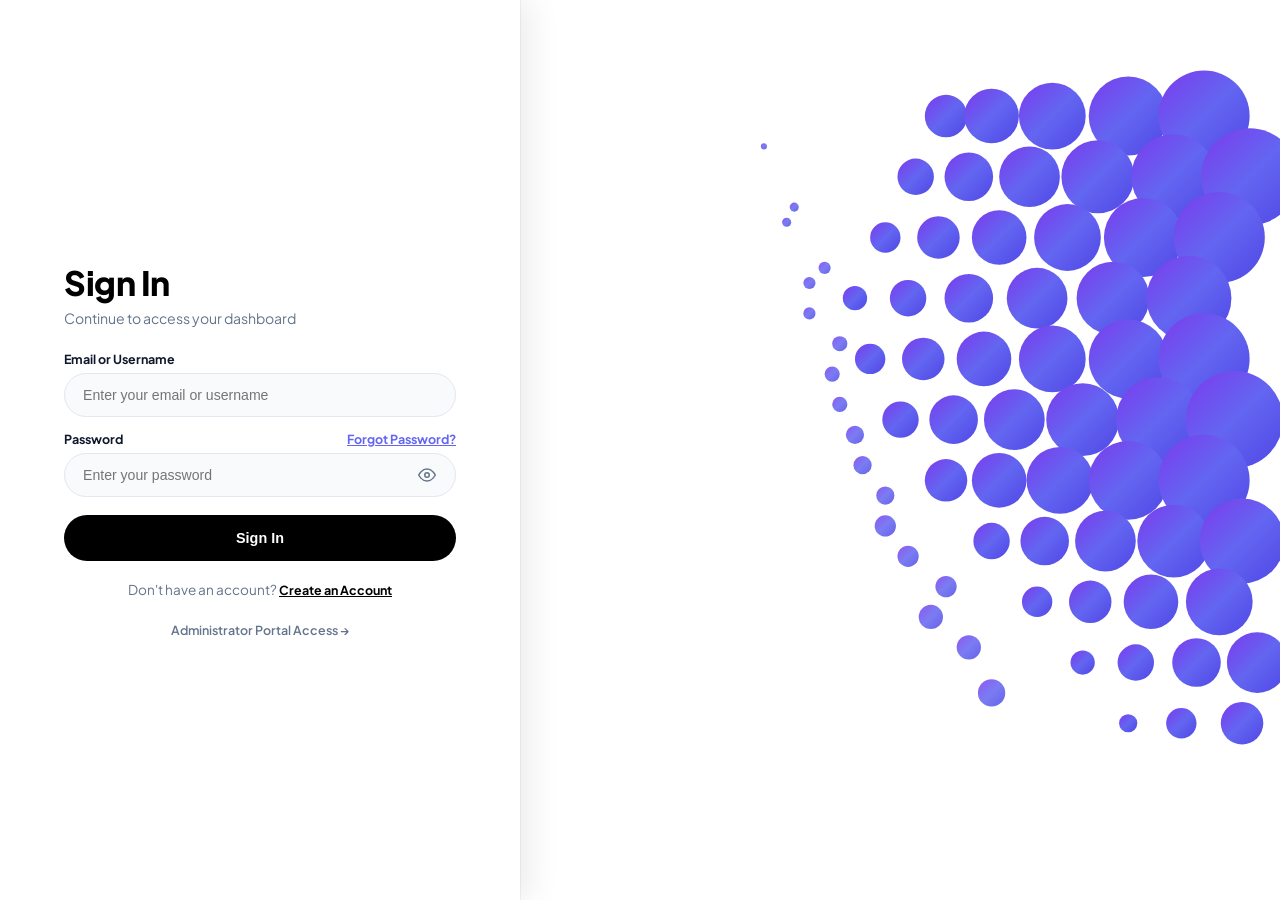
<file: frontend/path.html>
<!DOCTYPE html>
<html lang="en">
<head>
    <meta charset="UTF-8">
    <meta name="viewport" content="width=device-width, initial-scale=1.0">
    <title>Interactive Learning Path | SSM-LPRS</title>
    <link rel="stylesheet" href="style.css?v=2">
    <script src="https://d3js.org/d3.v7.min.js"></script>
</head>
<body class="app-body">
    <div class="glass-container">
        <!-- Nav Header -->
        <header class="nav-bar">
            <a href="dashboard.html" class="nav-back-btn">
                <svg width="14" height="14" viewBox="0 0 24 24" fill="none" stroke="currentColor" stroke-width="2.5"><line x1="19" y1="12" x2="5" y2="12"></line><polyline points="12 19 5 12 12 5"></polyline></svg>
                <span>Curriculum Dashboard</span>
            </a>

            <div class="nav-title-group">
                <div class="nav-title-row">
                    <h2 id="path-title">Module 1: Foundational Numbers</h2>
                    <span class="level-badge" id="level-badge">SS1 Level</span>
                </div>
                <p class="nav-subtitle">Prerequisite Dependency Sequence & Knowledge Mapping</p>
            </div>

            <div class="header-controls">
                <div class="zoom-controls-group">
                    <button class="icon-btn" id="zoom-in-btn" title="Zoom In">+</button>
                    <button class="icon-btn" id="zoom-out-btn" title="Zoom Out">-</button>
                    <button class="icon-btn" id="zoom-fit-btn" title="Fit to Screen">
                        <svg width="12" height="12" viewBox="0 0 24 24" fill="none" stroke="currentColor" stroke-width="2.5"><path d="M15 3h6v6M9 21H3v-6M21 3l-7 7M3 21l7-7"/></svg>
                    </button>
                </div>

                <a href="concept-map.html" id="open-map-link" class="action-pill-btn">
                    <svg width="14" height="14" viewBox="0 0 24 24" fill="none" stroke="currentColor" stroke-width="2"><circle cx="12" cy="12" r="10"></circle><polyline points="12 6 12 12 16 14"></polyline></svg>
                    <span>Full Concept Map</span>
                </a>

                <button class="dashboard-logout-btn" onclick="logout()">
                    <span>Logout</span>
                    <svg width="14" height="14" viewBox="0 0 24 24" fill="none" stroke="currentColor" stroke-width="2.2"><path d="M9 21H5a2 2 0 0 1-2-2V5a2 2 0 0 1 2-2h4"></path><polyline points="16 17 21 12 16 7"></polyline><line x1="21" y1="12" x2="9" y2="12"></line></svg>
                </button>
            </div>
        </header>

        <!-- Main Layout Grid -->
        <main class="path-layout">
            <!-- Sidebar Panel -->
            <aside class="sidebar-panel">
                <!-- Strategy Card -->
                <div class="card" id="strategy-card">
                    <div class="sidebar-header-row">
                        <span class="sidebar-section-title">CURRICULUM STRATEGY</span>
                        <div class="optimal-path-tag">
                            <span class="optimal-dot"></span>
                            <span>Optimal Path</span>
                        </div>
                    </div>

                    <div class="segmented-toggle">
                        <button id="linear-mode" class="toggle-btn active">Linear</button>
                        <button id="dynamic-mode" class="toggle-btn">Adaptive Flow</button>
                    </div>

                    <div class="sidebar-metrics">
                        <div class="metric-item">
                            <label>Structure</label>
                            <span id="structure-type-label">Linear Syllabus</span>
                        </div>
                        <div class="metric-item">
                            <label>Path Depth</label>
                            <span id="path-depth-label">6 Stages (SS1)</span>
                        </div>
                    </div>
                </div>

                <!-- Selected Module Card -->
                <div class="card" id="inspector-card">
                    <div class="selected-module-badge-row">
                        <span class="selected-badge">SELECTED MODULE</span>
                        <span style="font-size: 0.72rem; color: var(--text-secondary); font-weight: 600;" id="module-level-tag">SS1 Core</span>
                    </div>

                    <div id="module-content">
                        <h3 class="selected-module-title" id="module-title-text">Module 1: Foundational Numbers</h3>
                        <p class="selected-module-desc" id="module-desc-text">Core prerequisite mastery covering positional representations, binary/modular arithmetic systems, and fundamental root bases.</p>

                        <div class="sub-header-title">PREREQUISITE STATUS</div>
                        <div class="prereq-list" id="prereq-list-container">
                            <div class="prereq-item">
                                <div class="prereq-name"><span class="check-icon">✓</span> Basic Arithmetic Operations</div>
                                <span class="prereq-status-tag">Completed</span>
                            </div>
                            <div class="prereq-item">
                                <div class="prereq-name"><span class="check-icon">✓</span> Prime Factorization & GCD</div>
                                <span class="prereq-status-tag">Completed</span>
                            </div>
                        </div>
                        <div class="sub-header-title">KEY OBJECTIVES</div>
                        <ul class="objectives-list" id="objectives-list-container">
                            <li>Convert accurately across Bases 2, 8, 10, and 16</li>
                            <li>Evaluate cyclic residues in modular clock systems</li>
                            <li>Apply logarithmic laws to algebraic expressions</li>
                        </ul>

                        <button class="btn-primary-indigo" id="start-module-btn">
                            <span>Start Learning Module</span>
                            <svg width="14" height="14" viewBox="0 0 24 24" fill="none" stroke="currentColor" stroke-width="2.5"><line x1="5" y1="12" x2="19" y2="12"></line><polyline points="12 5 19 12 12 19"></polyline></svg>
                        </button>

                        <button class="btn-secondary-dark" id="diagnostic-btn">Take Diagnostic Assessment</button>
                    </div>
                </div>
            </aside>

            <!-- Main Canvas View -->
            <section class="canvas-card" id="canvas-card">
                <!-- Top Canvas Overlay Bar -->
                <div class="canvas-top-bar">
                    <div class="search-filter-pill">
                        <svg width="14" height="14" viewBox="0 0 24 24" fill="none" stroke="currentColor" stroke-width="2" style="color: var(--text-secondary);"><circle cx="11" cy="11" r="8"></circle><line x1="21" y1="21" x2="16.65" y2="16.65"></line></svg>
                        <input type="text" id="concept-filter-input" placeholder="Filter concepts..." />
                        <select id="level-filter-select">
                            <option value="all">SS1 Foundation</option>
                            <option value="ss2">SS2 Intermediate</option>
                            <option value="ss3">SS3 Advanced</option>
                        </select>
                    </div>

                    <div class="graph-tag-badge">
                        <span class="graph-tag-dot"></span>
                        <span>Prerequisite Dependency Graph</span>
                    </div>
                </div>

                <!-- SVG Graph Area -->
                <svg id="network-svg" class="network-svg-canvas"></svg>

                <!-- HTML Nodes Overlay Container (Native DOM Rendering) -->
                <div id="html-nodes-container" class="html-nodes-layer"></div>

                <!-- Bottom-Left Minimap Overlay -->
                <div class="minimap-widget" id="minimap-widget">
                    <div class="minimap-viewport" id="minimap-viewport"></div>
                    <div class="minimap-dot active" style="top: 30%; left: 20%;"></div>
                    <div class="minimap-dot active" style="top: 38%; left: 50%;"></div>
                    <div class="minimap-dot" style="top: 25%; left: 78%;"></div>
                    <div class="minimap-dot" style="top: 65%; left: 82%;"></div>
                </div>

                <!-- Bottom-Right Legend Overlay -->
                <div class="legend-widget">
                    <div class="legend-header">NODE STATUS</div>
                    <div class="legend-list">
                        <div class="legend-item">
                            <span class="legend-dot-solid-blue"></span>
                            <span>Active / Selected</span>
                        </div>
                        <div class="legend-item">
                            <span class="legend-dot-white"></span>
                            <span>Completed Stage</span>
                        </div>
                        <div class="legend-item">
                            <span class="legend-dot-outline-purple"></span>
                            <span>Unlocked Next Step</span>
                        </div>
                        <div class="legend-item">
                            <span class="legend-dot-gray"></span>
                            <span>Locked Prerequisite</span>
                        </div>
                    </div>
                    <div class="connection-legend">
                        <div class="legend-header">CONNECTION COLORS</div>
                        <div class="legend-list">
                            <div class="legend-item"><span class="legend-line-swatch" style="--line-color: #818cf8;"></span><span>Foundational Numbers &amp; Logic</span></div>
                            <div class="legend-item"><span class="legend-line-swatch" style="--line-color: #60a5fa;"></span><span>Algebra &amp; Matrices</span></div>
                            <div class="legend-item"><span class="legend-line-swatch" style="--line-color: #34d399;"></span><span>Geometry &amp; Trigonometry</span></div>
                            <div class="legend-item"><span class="legend-line-swatch" style="--line-color: #a78bfa;"></span><span>Calculus &amp; Derivatives</span></div>
                            <div class="legend-item"><span class="legend-line-swatch" style="--line-color: #f472b6;"></span><span>Statistics &amp; Probability</span></div>
                            <div class="legend-item"><span class="legend-line-swatch" style="--line-color: #fbbf24;"></span><span>Applied Topics</span></div>
                        </div>
                    </div>
                </div>
            </section>
        </main>
    </div>

    <!-- Interactive Assessment & Learning Module Modal Overlay -->
    <div class="modal-backdrop hidden" id="modal-backdrop">
        <div class="modal-card" id="modal-card">
            <button class="modal-close-btn" id="modal-close-btn" onclick="closeModal()">✕</button>
            <div id="modal-body-content"></div>
        </div>
    </div>

    <!-- Mobile Bottom App Navigation Bar -->
    <nav class="mobile-bottom-nav">
        <button class="mobile-nav-item active" onclick="switchMobileTab('graph')" id="mobile-tab-graph">
            <svg width="20" height="20" viewBox="0 0 24 24" fill="none" stroke="currentColor" stroke-width="2"><circle cx="12" cy="12" r="10"></circle><polygon points="16.24 7.76 14.12 14.12 7.76 16.24 9.88 9.88 16.24 7.76"></polygon></svg>
            <span>Graph</span>
        </button>
        <button class="mobile-nav-item" onclick="switchMobileTab('module')" id="mobile-tab-module">
            <svg width="20" height="20" viewBox="0 0 24 24" fill="none" stroke="currentColor" stroke-width="2"><path d="M4 19.5A2.5 2.5 0 0 1 6.5 17H20"></path><path d="M6.5 2H20v20H6.5A2.5 2.5 0 0 1 4 19.5v-15A2.5 2.5 0 0 1 6.5 2z"></path></svg>
            <span>Module</span>
        </button>
        <button class="mobile-nav-item" onclick="switchMobileTab('strategy')" id="mobile-tab-strategy">
            <svg width="20" height="20" viewBox="0 0 24 24" fill="none" stroke="currentColor" stroke-width="2"><line x1="4" y1="21" x2="4" y2="14"></line><line x1="4" y1="10" x2="4" y2="3"></line><line x1="12" y1="21" x2="12" y2="12"></line><line x1="12" y1="8" x2="12" y2="3"></line><line x1="20" y1="21" x2="20" y2="16"></line><line x1="20" y1="12" x2="20" y2="3"></line><line x1="1" y1="14" x2="7" y2="14"></line><line x1="9" y1="8" x2="15" y2="8"></line><line x1="17" y1="16" x2="23" y2="16"></line></svg>
            <span>Strategy</span>
        </button>
        <a href="concept-map.html" class="mobile-nav-item">
            <svg width="20" height="20" viewBox="0 0 24 24" fill="none" stroke="currentColor" stroke-width="2"><rect x="3" y="3" width="7" height="7"></rect><rect x="14" y="3" width="7" height="7"></rect><rect x="14" y="14" width="7" height="7"></rect><rect x="3" y="14" width="7" height="7"></rect></svg>
            <span>Full Map</span>
        </a>
    </nav>

    <script src="path.js"></script>
</body>
</html>
</file>
<file: frontend/style.css>
@import url('https://fonts.googleapis.com/css2?family=Plus+Jakarta+Sans:wght@300;400;500;600;700;800&family=Outfit:wght@300;400;600;700;800&display=swap');

:root {
    --bg-main: #060912;
    --bg-gradient: radial-gradient(circle at 50% 0%, #11172a 0%, #070a14 65%, #04060c 100%);
    
    --glass-bg: rgba(13, 18, 34, 0.85);
    --glass-bg-hover: rgba(18, 25, 48, 0.9);
    --glass-border: rgba(255, 255, 255, 0.08);
    --glass-border-subtle: #1c253b;
    --glass-border-glow: rgba(99, 102, 241, 0.4);
    
    --primary-indigo: #6366f1;
    --primary-indigo-dark: #4f46e5;
    --primary-indigo-light: #818cf8;
    
    --accent-purple: #7c3aed;
    --accent-cyan: #00f2fe;
    --accent-emerald: #10b981;
    --accent-amber: #f59e0b;
    --accent-magenta: #ec4899;
    
    --text-primary: #ffffff;
    --text-secondary: #94a3b8;
    --text-muted: #64748b;
    
    --card-bg: #0b0f1d;
    --card-surface: #0e1426;
    
    --shadow-purple-glow: 0 0 25px rgba(99, 102, 241, 0.35);
    --shadow-card: 0 20px 40px rgba(0, 0, 0, 0.5);
    
    --radius-xs: 6px;
    --radius-sm: 8px;
    --radius-md: 12px;
    --radius-lg: 18px;
    --radius-full: 9999px;
    
    --font-main: 'Plus Jakarta Sans', 'Outfit', -apple-system, sans-serif;
}

* {
    box-sizing: border-box;
    margin: 0;
    padding: 0;
}

body {
    font-family: var(--font-main);
    background: var(--bg-main);
    background-image: var(--bg-gradient);
    color: var(--text-primary);
    min-height: 100vh;
    display: flex;
    justify-content: center;
    align-items: center;
    padding: 1.25rem;
    overflow-x: hidden;
    position: relative;
}

/* Background Ambient Glow Orbs */
body::before, body::after {
    content: '';
    position: fixed;
    border-radius: 50%;
    filter: blur(150px);
    z-index: -1;
    pointer-events: none;
}
body::before {
    width: 600px;
    height: 600px;
    background: rgba(99, 102, 241, 0.09);
    top: -150px;
    left: -150px;
}
body::after {
    width: 600px;
    height: 600px;
    background: rgba(124, 58, 237, 0.08);
    bottom: -150px;
    right: -150px;
}

/* Full Screen App Layout Overhaul */
body.app-body {
    padding: 0;
    margin: 0;
    width: 100vw;
    height: 100vh;
    min-height: 100vh;
    overflow: hidden;
}

body.app-body .glass-container {
    width: 100vw;
    height: 100vh;
    min-height: 100vh;
    max-width: 100%;
    border-radius: 0;
    border: none;
    padding: 1rem 1.25rem 0.75rem 1.25rem;
    display: flex;
    flex-direction: column;
    overflow: hidden;
}

body.app-body .path-layout {
    display: grid;
    grid-template-columns: 340px 1fr;
    gap: 1rem;
    flex: 1;
    min-height: 0;
    height: 100%;
}

body.app-body .canvas-card {
    height: 100%;
    width: 100%;
    position: relative;
    border-radius: var(--radius-md);
    overflow: hidden;
}

/* Glassmorphism Outer Container */
.glass-container {
    background: var(--glass-bg);
    backdrop-filter: blur(30px);
    -webkit-backdrop-filter: blur(30px);
    border: 1px solid var(--glass-border-subtle);
    border-radius: var(--radius-lg);
    padding: 1.75rem 2rem;
    width: 100%;
    max-width: 1560px;
    box-shadow: var(--shadow-card), inset 0 1px 0 rgba(255, 255, 255, 0.05);
    position: relative;
    overflow: hidden;
}

/* Top Navigation Header Bar */
.nav-bar {
    display: flex;
    justify-content: space-between;
    align-items: center;
    margin-bottom: 1.5rem;
    padding-bottom: 1.25rem;
    border-bottom: 1px solid var(--glass-border-subtle);
}

.nav-back-btn {
    display: inline-flex;
    align-items: center;
    gap: 8px;
    background: rgba(255, 255, 255, 0.04);
    border: 1px solid var(--glass-border-subtle);
    color: var(--text-primary);
    padding: 8px 14px;
    border-radius: var(--radius-sm);
    font-size: 0.85rem;
    font-weight: 600;
    text-decoration: none;
    transition: all 0.2s ease;
}
.nav-back-btn:hover {
    background: rgba(255, 255, 255, 0.08);
    border-color: rgba(255, 255, 255, 0.18);
    transform: translateX(-2px);
}

.nav-title-group {
    display: flex;
    flex-direction: column;
    gap: 3px;
}

.nav-title-row {
    display: flex;
    align-items: center;
    gap: 10px;
}

.nav-title-row h2 {
    font-size: 1.35rem;
    font-weight: 700;
    color: #ffffff;
    letter-spacing: -0.3px;
}

.level-badge {
    background: rgba(99, 102, 241, 0.15);
    border: 1px solid rgba(99, 102, 241, 0.4);
    color: #a5b4fc;
    font-size: 0.7rem;
    font-weight: 700;
    padding: 3px 8px;
    border-radius: var(--radius-full);
    letter-spacing: 0.5px;
    text-transform: uppercase;
}

.nav-subtitle {
    font-size: 0.8rem;
    color: var(--text-secondary);
}

.header-controls {
    display: flex;
    align-items: center;
    gap: 12px;
}

.zoom-controls-group {
    display: flex;
    align-items: center;
    background: rgba(255, 255, 255, 0.04);
    border: 1px solid var(--glass-border-subtle);
    border-radius: var(--radius-sm);
    padding: 2px;
}

.icon-btn {
    background: transparent;
    border: none;
    color: var(--text-secondary);
    padding: 7px 11px;
    font-size: 0.85rem;
    font-weight: 700;
    cursor: pointer;
    border-radius: 6px;
    transition: all 0.2s ease;
    display: flex;
    align-items: center;
    justify-content: center;
}
.icon-btn:hover {
    background: rgba(255, 255, 255, 0.1);
    color: #ffffff;
}

.action-pill-btn {
    display: inline-flex;
    align-items: center;
    gap: 8px;
    background: rgba(255, 255, 255, 0.05);
    border: 1px solid var(--glass-border-subtle);
    color: var(--text-primary);
    padding: 8px 16px;
    border-radius: var(--radius-sm);
    font-size: 0.85rem;
    font-weight: 600;
    cursor: pointer;
    text-decoration: none;
    transition: all 0.2s ease;
}
.action-pill-btn:hover {
    background: rgba(255, 255, 255, 0.1);
    border-color: rgba(255, 255, 255, 0.2);
}

.logout-link-btn {
    background: transparent;
    border: none;
    color: var(--text-secondary);
    font-size: 0.85rem;
    font-weight: 600;
    padding: 8px 12px;
    cursor: pointer;
    transition: color 0.2s ease;
}
.logout-link-btn:hover {
    color: #ffffff;
}

/* User Profile Header Badge & Logout Button */
.user-profile-badge {
    display: flex;
    align-items: center;
    gap: 10px;
    background: rgba(14, 20, 36, 0.75);
    border: 1px solid var(--glass-border-subtle);
    padding: 5px 14px 5px 6px;
    border-radius: var(--radius-full);
    backdrop-filter: blur(12px);
    box-shadow: 0 4px 15px rgba(0, 0, 0, 0.25);
}

.user-avatar-circle {
    width: 36px;
    height: 36px;
    border-radius: 50%;
    background: linear-gradient(135deg, #6366f1 0%, #7c3aed 100%);
    color: #ffffff;
    font-weight: 800;
    font-size: 0.95rem;
    display: flex;
    align-items: center;
    justify-content: center;
    box-shadow: 0 0 12px rgba(99, 102, 241, 0.4);
    border: 2px solid rgba(255, 255, 255, 0.15);
    flex-shrink: 0;
}

.dashboard-logout-btn {
    display: inline-flex;
    align-items: center;
    gap: 8px;
    background: rgba(239, 68, 68, 0.1);
    border: 1px solid rgba(239, 68, 68, 0.3);
    color: #f87171;
    padding: 8px 16px;
    border-radius: var(--radius-full);
    font-size: 0.82rem;
    font-weight: 700;
    font-family: inherit;
    cursor: pointer;
    transition: all 0.2s cubic-bezier(0.4, 0, 0.2, 1);
    white-space: nowrap;
}

.dashboard-logout-btn:hover {
    background: rgba(239, 68, 68, 0.2);
    border-color: rgba(239, 68, 68, 0.5);
    color: #fca5a5;
    transform: translateY(-1px);
    box-shadow: 0 4px 15px rgba(239, 68, 68, 0.25);
}

/* Page Main Layout Grid */
.path-layout {
    display: grid;
    grid-template-columns: 320px 1fr;
    gap: 1.25rem;
    align-items: start;
}

/* Sidebar Styling */
.sidebar-panel {
    display: flex;
    flex-direction: column;
    gap: 1.25rem;
}

.card {
    background: var(--card-bg);
    border: 1px solid var(--glass-border-subtle);
    border-radius: var(--radius-md);
    padding: 1.35rem;
    box-shadow: 0 10px 30px rgba(0, 0, 0, 0.3);
}

.sidebar-header-row {
    display: flex;
    justify-content: space-between;
    align-items: center;
    margin-bottom: 0.85rem;
}

.sidebar-section-title {
    font-size: 0.72rem;
    font-weight: 800;
    letter-spacing: 1px;
    color: var(--text-secondary);
    text-transform: uppercase;
}

.optimal-path-tag {
    display: flex;
    align-items: center;
    gap: 6px;
    font-size: 0.75rem;
    font-weight: 600;
    color: #a5b4fc;
}

.optimal-dot {
    width: 7px;
    height: 7px;
    border-radius: 50%;
    background: var(--primary-indigo);
    box-shadow: 0 0 8px var(--primary-indigo);
}

/* Strategy Segmented Toggle Buttons */
.segmented-toggle {
    display: grid;
    grid-template-columns: 1fr 1fr;
    gap: 4px;
    background: #080b15;
    border: 1px solid var(--glass-border-subtle);
    padding: 4px;
    border-radius: var(--radius-sm);
    margin-bottom: 1rem;
}

.toggle-btn {
    background: transparent;
    border: none;
    color: var(--text-secondary);
    padding: 8px 12px;
    border-radius: 6px;
    font-size: 0.8rem;
    font-weight: 700;
    cursor: pointer;
    transition: all 0.2s ease;
}

.toggle-btn.active {
    background: var(--primary-indigo);
    color: #ffffff;
    box-shadow: 0 4px 12px rgba(99, 102, 241, 0.4);
}

/* Metrics Table Row */
.sidebar-metrics {
    display: grid;
    grid-template-columns: 1fr 1fr;
    gap: 1rem;
    padding-top: 0.85rem;
    border-top: 1px solid var(--glass-border-subtle);
}

.metric-item label {
    display: block;
    font-size: 0.72rem;
    color: var(--text-muted);
    margin-bottom: 2px;
    font-weight: 600;
}

.metric-item span {
    font-size: 0.85rem;
    font-weight: 700;
    color: var(--text-primary);
}

/* Selected Module Sidebar Inspector Card */
.selected-module-badge-row {
    display: flex;
    justify-content: space-between;
    align-items: center;
    margin-bottom: 0.75rem;
}

.selected-badge {
    background: rgba(99, 102, 241, 0.12);
    border: 1px solid rgba(99, 102, 241, 0.35);
    color: #a5b4fc;
    font-size: 0.68rem;
    font-weight: 800;
    padding: 3px 8px;
    border-radius: 6px;
    letter-spacing: 0.5px;
}

.selected-module-title {
    font-size: 1.1rem;
    font-weight: 800;
    color: #ffffff;
    margin-bottom: 0.5rem;
    line-height: 1.3;
}

.selected-module-desc {
    font-size: 0.82rem;
    color: var(--text-secondary);
    line-height: 1.45;
    margin-bottom: 1.1rem;
}

.sub-header-title {
    font-size: 0.72rem;
    font-weight: 800;
    letter-spacing: 0.8px;
    color: var(--text-muted);
    text-transform: uppercase;
    margin-bottom: 0.6rem;
}

/* Prerequisite Status Items */
.prereq-list {
    display: flex;
    flex-direction: column;
    gap: 6px;
    margin-bottom: 1.1rem;
}

.prereq-item {
    display: flex;
    justify-content: space-between;
    align-items: center;
    background: rgba(14, 20, 36, 0.7);
    border: 1px solid var(--glass-border-subtle);
    padding: 8px 12px;
    border-radius: var(--radius-sm);
    font-size: 0.8rem;
}

.prereq-name {
    display: flex;
    align-items: center;
    gap: 8px;
    color: var(--text-primary);
    font-weight: 600;
}

.check-icon {
    color: #818cf8;
    font-weight: 800;
    font-size: 0.85rem;
}

.prereq-status-tag {
    font-size: 0.72rem;
    font-weight: 600;
    color: var(--text-secondary);
}

/* Key Objectives Bullets */
.objectives-list {
    list-style: none;
    display: flex;
    flex-direction: column;
    gap: 6px;
    margin-bottom: 1.35rem;
}

.objectives-list li {
    position: relative;
    padding-left: 14px;
    font-size: 0.8rem;
    color: var(--text-secondary);
    line-height: 1.4;
}

.objectives-list li::before {
    content: '•';
    position: absolute;
    left: 0;
    color: var(--primary-indigo-light);
    font-weight: bold;
}

/* Buttons */
.btn-primary-indigo {
    width: 100%;
    padding: 12px 18px;
    background: var(--primary-indigo);
    border: none;
    border-radius: var(--radius-sm);
    color: #ffffff;
    font-size: 0.88rem;
    font-weight: 700;
    cursor: pointer;
    display: flex;
    align-items: center;
    justify-content: center;
    gap: 8px;
    transition: all 0.2s ease;
    box-shadow: 0 4px 15px rgba(99, 102, 241, 0.35);
    margin-bottom: 0.6rem;
}

.btn-primary-indigo:hover {
    background: var(--primary-indigo-dark);
    transform: translateY(-1px);
    box-shadow: 0 6px 20px rgba(99, 102, 241, 0.5);
}

.btn-secondary-dark {
    width: 100%;
    padding: 10px 18px;
    background: rgba(255, 255, 255, 0.04);
    border: 1px solid var(--glass-border-subtle);
    border-radius: var(--radius-sm);
    color: var(--text-primary);
    font-size: 0.82rem;
    font-weight: 600;
    cursor: pointer;
    transition: all 0.2s ease;
}

.btn-secondary-dark:hover {
    background: rgba(255, 255, 255, 0.08);
    border-color: rgba(255, 255, 255, 0.18);
}

/* Main Canvas Panel & Overlay Components */
.canvas-card {
    position: relative;
    width: 100%;
    height: 720px;
    background: #060811;
    border: 1px solid var(--glass-border-subtle);
    border-radius: var(--radius-md);
    overflow: hidden;
    box-shadow: inset 0 0 50px rgba(0, 0, 0, 0.7);
}

/* Canvas Header Overlay Bar */
.canvas-top-bar {
    position: absolute;
    top: 16px;
    left: 16px;
    right: 16px;
    display: flex;
    justify-content: space-between;
    align-items: center;
    z-index: 10;
    pointer-events: none;
}

.canvas-top-bar > * {
    pointer-events: auto;
}

.search-filter-pill {
    display: flex;
    align-items: center;
    background: rgba(13, 18, 34, 0.9);
    backdrop-filter: blur(12px);
    border: 1px solid var(--glass-border-subtle);
    border-radius: var(--radius-sm);
    padding: 6px 14px;
    gap: 10px;
    box-shadow: 0 8px 20px rgba(0,0,0,0.4);
}

.search-filter-pill input {
    background: transparent;
    border: none;
    outline: none;
    color: var(--text-primary);
    font-size: 0.82rem;
    width: 160px;
}

.search-filter-pill select {
    background: transparent;
    border: none;
    outline: none;
    color: var(--text-secondary);
    font-size: 0.82rem;
    font-weight: 600;
    cursor: pointer;
    border-left: 1px solid var(--glass-border-subtle);
    padding-left: 10px;
}
.search-filter-pill select option {
    background: #0d1222;
    color: white;
}

.graph-tag-badge {
    display: flex;
    align-items: center;
    gap: 8px;
    background: rgba(13, 18, 34, 0.9);
    backdrop-filter: blur(12px);
    border: 1px solid var(--glass-border-subtle);
    padding: 8px 14px;
    border-radius: var(--radius-sm);
    font-size: 0.8rem;
    font-weight: 600;
    color: var(--text-secondary);
    box-shadow: 0 8px 20px rgba(0,0,0,0.4);
}

.graph-tag-dot {
    width: 7px;
    height: 7px;
    border-radius: 50%;
    background: var(--primary-indigo);
}

/* SVG Node Cards Canvas */
.network-svg-canvas {
    width: 100%;
    height: 100%;
}

.link-path {
    fill: none;
    stroke: rgba(99, 102, 241, 0.3);
    stroke-width: 2.5px;
    stroke-linecap: round;
    stroke-dasharray: 6 5;
    transition: all 0.3s ease;
}

.link-path.active {
    stroke: var(--primary-indigo);
    stroke-width: 3.5px;
    stroke-dasharray: 8 4;
    filter: drop-shadow(0 0 8px rgba(99, 102, 241, 0.7));
}

/* Native HTML Nodes Overlay Layer */
.html-nodes-layer {
    position: absolute;
    inset: 0;
    width: 100%;
    height: 100%;
    pointer-events: none;
    transform-origin: 0 0;
    z-index: 5;
}

.node-card-item {
    position: absolute;
    width: 240px;
    height: 118px;
    pointer-events: auto;
    cursor: pointer;
    box-sizing: border-box;
    transition: border-color 0.2s ease, box-shadow 0.2s ease, background-color 0.2s ease;
    border-radius: 12px;
    padding: 12px 14px;
    font-family: 'Plus Jakarta Sans', sans-serif;
    display: flex;
    flex-direction: column;
    justify-content: space-between;
    user-select: none;
    border: 1.5px solid #1c253b;
    background: #0c1122;
}

.node-card-item * {
    pointer-events: none !important;
}

.node-card-item:hover {
    border-color: #818cf8 !important;
    box-shadow: 0 0 25px rgba(99, 102, 241, 0.65) !important;
}

.node-card-item.current-focus {
    border: 1.5px solid #6366f1 !important;
    box-shadow: 0 0 22px rgba(99, 102, 241, 0.6) !important;
    background: #111730 !important;
}

.node-card-item.in-route {
    border: 1.5px solid rgba(99, 102, 241, 0.5) !important;
    box-shadow: 0 0 12px rgba(99, 102, 241, 0.25) !important;
    background: #0d1326 !important;
}

.node-card-item.locked {
    border: 1.5px solid #1c253b !important;
    background: #080b16 !important;
    opacity: 0.75 !important;
}



.node-rect {
    fill: #0d1324;
    stroke: #1e2942;
    stroke-width: 1.5px;
    rx: 10px;
    ry: 10px;
    transition: all 0.3s ease;
}

/* Current Focus Node Glow */
.node-group.current-focus .node-rect {
    stroke: var(--primary-indigo);
    stroke-width: 2.5px;
    fill: #111730;
    filter: drop-shadow(0 0 16px rgba(99, 102, 241, 0.6));
}

.node-group.completed .node-rect {
    stroke: #253354;
    fill: #0b0f1d;
}

.node-group.unlocked .node-rect {
    stroke: #253354;
    fill: #0c1122;
}

.node-group.bridge .node-rect {
    stroke: var(--accent-amber);
    fill: #1a140a;
}

/* Bottom Floating Overlays */
/* Minimap Widget (Bottom Left) */
.minimap-widget {
    position: absolute;
    bottom: 20px;
    left: 20px;
    width: 140px;
    height: 90px;
    background: rgba(11, 16, 30, 0.9);
    backdrop-filter: blur(12px);
    border: 1px solid var(--glass-border-subtle);
    border-radius: var(--radius-sm);
    z-index: 10;
    padding: 6px;
    overflow: hidden;
    box-shadow: 0 10px 25px rgba(0,0,0,0.5);
}

.minimap-viewport {
    position: absolute;
    border: 1px solid var(--primary-indigo);
    background: rgba(99, 102, 241, 0.12);
    border-radius: 4px;
    top: 20%;
    left: 20%;
    width: 60%;
    height: 60%;
}

.minimap-dot {
    position: absolute;
    width: 4px;
    height: 4px;
    border-radius: 50%;
    background: #64748b;
}

.minimap-dot.active {
    background: var(--primary-indigo);
    box-shadow: 0 0 6px var(--primary-indigo);
}

/* Legend Overlay Box (Bottom Right) */
.legend-widget {
    position: absolute;
    bottom: 20px;
    right: 20px;
    background: rgba(11, 16, 30, 0.9);
    backdrop-filter: blur(12px);
    border: 1px solid var(--glass-border-subtle);
    border-radius: var(--radius-sm);
    padding: 14px 18px;
    z-index: 10;
    box-shadow: 0 10px 25px rgba(0,0,0,0.5);
}

.legend-header {
    font-size: 0.72rem;
    font-weight: 800;
    letter-spacing: 0.8px;
    color: var(--text-secondary);
    text-transform: uppercase;
    margin-bottom: 10px;
}

.legend-list {
    display: flex;
    flex-direction: column;
    gap: 8px;
}

.connection-legend {
    margin-top: 12px;
    padding-top: 12px;
    border-top: 1px solid var(--glass-border-subtle);
}

.legend-line-swatch {
    display: block;
    width: 14px;
    height: 3px;
    flex: 0 0 14px;
    border-radius: 2px;
    background: var(--line-color);
    box-shadow: 0 0 6px var(--line-color);
}

.legend-item {
    display: flex;
    align-items: center;
    gap: 10px;
    font-size: 0.78rem;
    color: var(--text-secondary);
    font-weight: 500;
}

.legend-dot-solid-blue {
    width: 8px;
    height: 8px;
    border-radius: 50%;
    background: #6366f1;
    box-shadow: 0 0 6px #6366f1;
}

.legend-dot-white {
    width: 8px;
    height: 8px;
    border-radius: 50%;
    background: #ffffff;
}

.legend-dot-outline-purple {
    width: 8px;
    height: 8px;
    border-radius: 50%;
    border: 1.5px solid #818cf8;
    background: transparent;
}

.legend-dot-gray {
    width: 8px;
    height: 8px;
    border-radius: 50%;
    background: #475569;
}

/* Global Utility Classes */
.hidden {
    display: none !important;
}

/* Media Queries for Responsiveness & Mobile App Navbar */
.mobile-bottom-nav {
    display: none;
}

body.app-body .sidebar-panel {
    height: 100%;
    overflow-y: auto;
    padding-right: 4px;
}
body.app-body .sidebar-panel::-webkit-scrollbar {
    width: 4px;
}
body.app-body .sidebar-panel::-webkit-scrollbar-thumb {
    background: rgba(255, 255, 255, 0.15);
    border-radius: 4px;
}

@media (max-width: 860px) {
    body.app-body .path-layout {
        display: flex;
        flex-direction: column;
        gap: 1rem;
        height: auto;
    }

    .mobile-tab-hidden {
        display: none !important;
    }

    .mobile-bottom-nav {
        display: flex;
        position: fixed;
        bottom: 0;
        left: 0;
        right: 0;
        height: 62px;
        background: rgba(7, 10, 20, 0.95);
        backdrop-filter: blur(25px);
        -webkit-backdrop-filter: blur(25px);
        border-top: 1px solid var(--glass-border-subtle);
        z-index: 9999;
        justify-content: space-around;
        align-items: center;
        padding: 0 8px;
        box-shadow: 0 -10px 30px rgba(0, 0, 0, 0.7);
    }

    .mobile-nav-item {
        display: flex;
        flex-direction: column;
        align-items: center;
        justify-content: center;
        gap: 3px;
        background: transparent;
        border: none;
        color: #94a3b8;
        font-size: 0.68rem;
        font-weight: 700;
        cursor: pointer;
        padding: 6px 14px;
        border-radius: 12px;
        transition: all 0.2s cubic-bezier(0.4, 0, 0.2, 1);
        text-decoration: none;
    }

    .mobile-nav-item.active {
        color: #ffffff;
        background: rgba(99, 102, 241, 0.25);
        box-shadow: inset 0 0 0 1px rgba(99, 102, 241, 0.5);
    }

    .nav-bar {
        flex-wrap: wrap;
        gap: 8px;
        padding-bottom: 0.75rem;
        margin-bottom: 0.75rem;
    }

    .nav-title-row h2 {
        font-size: 1.05rem;
    }

    .nav-subtitle {
        font-size: 0.72rem;
    }

    .zoom-controls-group {
        display: none;
    }

    .action-pill-btn span {
        display: none;
    }

    body.app-body .glass-container {
        height: 100vh;
        padding: 0.75rem 0.75rem 70px 0.75rem;
    }

    body.app-body .canvas-card {
        height: calc(100vh - 120px) !important;
        min-height: calc(100vh - 120px) !important;
    }

    body.app-body .sidebar-panel {
        height: calc(100vh - 120px) !important;
    }
}


/* Auth Full Screen Split Card Layout (Adhering to App Theme Color System) */
.auth-page-body {
    background: var(--bg-main, #060912);
    background-image: radial-gradient(circle at 50% 0%, #11172a 0%, #070a14 65%, #04060c 100%);
    width: 100vw;
    height: 100vh;
    min-height: 100vh;
    margin: 0;
    padding: 0;
    overflow: hidden;
    display: flex;
}

.auth-split-card {
    display: grid;
    grid-template-columns: 520px 1fr;
    width: 100vw;
    height: 100vh;
    min-height: 100vh;
    background: #ffffff;
    border-radius: 0;
    border: none;
    box-shadow: none;
    overflow: hidden;
    position: relative;
}

.auth-form-side {
    padding: 3.5rem 4rem;
    display: flex;
    flex-direction: column;
    justify-content: center;
    background: #ffffff;
    color: #0f172a;
    z-index: 2;
    box-shadow: 10px 0 30px rgba(0, 0, 0, 0.08);
}

.auth-logo-mark {
    width: 28px;
    height: 28px;
    color: var(--primary-indigo, #6366f1);
    margin-bottom: 1.25rem;
}

.auth-title {
    font-size: 2.1rem;
    font-weight: 800;
    color: #000000;
    margin-bottom: 0.35rem;
    letter-spacing: -0.5px;
}

.auth-subtitle {
    font-size: 0.88rem;
    color: #64748b;
    margin-bottom: 1.5rem;
}

.social-btn-group {
    display: flex;
    flex-direction: column;
    gap: 10px;
    margin-bottom: 1.15rem;
}

.social-btn {
    display: flex;
    align-items: center;
    justify-content: center;
    gap: 10px;
    width: 100%;
    height: 44px;
    background: #ffffff;
    border: 1px solid #e2e8f0;
    border-radius: 9999px;
    color: #0f172a;
    font-size: 0.85rem;
    font-weight: 600;
    cursor: pointer;
    transition: all 0.2s ease;
    text-decoration: none;
}

.social-btn:hover {
    background: #f8fafc;
    border-color: #cbd5e1;
}

.auth-divider {
    display: flex;
    align-items: center;
    text-align: center;
    margin: 1rem 0 1.25rem 0;
    color: #94a3b8;
    font-size: 0.72rem;
    font-weight: 700;
    letter-spacing: 1px;
}

.auth-divider::before, .auth-divider::after {
    content: '';
    flex: 1;
    border-bottom: 1px solid #e2e8f0;
}

.auth-divider span {
    padding: 0 14px;
}

.auth-label {
    display: block;
    font-size: 0.78rem;
    font-weight: 700;
    color: #0f172a;
    margin-bottom: 0.4rem;
    text-transform: none;
    letter-spacing: normal;
}

.auth-input {
    width: 100%;
    height: 44px;
    padding: 0 18px;
    background: #f8fafc;
    border: 1px solid #e2e8f0;
    border-radius: 9999px;
    color: #0f172a;
    font-size: 0.88rem;
    transition: all 0.2s ease;
}

.auth-input:focus {
    outline: none;
    background: #ffffff;
    border-color: var(--primary-indigo, #6366f1);
    box-shadow: 0 0 0 3px rgba(99, 102, 241, 0.15);
}

.auth-btn-black {
    width: 100%;
    height: 46px;
    background: #000000;
    border: none;
    border-radius: 9999px;
    color: #ffffff;
    font-size: 0.9rem;
    font-weight: 700;
    cursor: pointer;
    transition: all 0.2s ease;
    display: flex;
    align-items: center;
    justify-content: center;
    gap: 8px;
    margin-top: 1rem;
}

.auth-btn-black:hover {
    background: var(--primary-indigo, #6366f1);
    transform: translateY(-1px);
    box-shadow: 0 6px 20px rgba(99, 102, 241, 0.35);
}

.auth-btn-purple {
    width: 100%;
    height: 46px;
    background: #000000;
    border: none;
    border-radius: 9999px;
    color: #ffffff;
    font-size: 0.9rem;
    font-weight: 700;
    cursor: pointer;
    transition: all 0.25s cubic-bezier(0.4, 0, 0.2, 1);
    display: flex;
    align-items: center;
    justify-content: center;
    gap: 8px;
    margin-top: 1rem;
}

.auth-btn-purple:hover {
    background: linear-gradient(135deg, #4f46e5 0%, #6366f1 50%, #7c3aed 100%);
    transform: translateY(-1px);
    box-shadow: 0 6px 20px rgba(99, 102, 241, 0.45);
}

.purple-link {
    font-size: 0.78rem;
    font-weight: 700;
    color: var(--primary-indigo, #6366f1);
    text-decoration: underline;
    transition: color 0.2s ease;
}

.purple-link:hover {
    color: var(--accent-purple, #7c3aed);
}

.purple-link-subtle {
    font-size: 0.78rem;
    color: #64748b;
    text-decoration: none;
    font-weight: 600;
    transition: color 0.2s ease;
}

.purple-link-subtle:hover {
    color: var(--primary-indigo, #6366f1);
}

/* Password Toggle Eye Icon Styling */
.password-input-wrapper {
    position: relative;
    width: 100%;
}

.password-input-wrapper input {
    padding-right: 46px !important;
}

.toggle-password-btn {
    position: absolute;
    right: 14px;
    top: 50%;
    transform: translateY(-50%);
    background: transparent;
    border: none;
    color: #64748b;
    cursor: pointer;
    display: flex;
    align-items: center;
    justify-content: center;
    padding: 6px;
    border-radius: 50%;
    transition: all 0.2s ease;
    z-index: 5;
}

.toggle-password-btn:hover {
    color: var(--primary-indigo, #6366f1);
    background: rgba(99, 102, 241, 0.08);
}

/* Rolling Loading Spinner Animation */
@keyframes spin {
    0% { transform: rotate(0deg); }
    100% { transform: rotate(360deg); }
}

.spinner {
    animation: spin 0.8s linear infinite;
    display: inline-block;
    transform-origin: center center;
}




.auth-footer-text {
    text-align: center;
    font-size: 0.85rem;
    color: #64748b;
    margin-top: 1.25rem;
}

.auth-footer-text a {
    color: #000000;
    font-weight: 700;
    text-decoration: underline;
}

.auth-art-side {
    background: #ffffff;
    position: relative;
    overflow: hidden;
    display: flex;
    align-items: center;
    justify-content: center;
    border-left: 1px solid #f1f5f9;
}

@media (max-width: 900px) {
    .auth-split-card {
        grid-template-columns: 1fr;
    }
    .auth-art-side {
        display: none;
    }
    .auth-form-side {
        padding: 2.5rem 2rem;
        box-shadow: none;
    }
}

/* Assessment & Learning Environment Modal Styling */
.modal-backdrop {
    position: fixed;
    inset: 0;
    background: rgba(4, 6, 12, 0.85);
    backdrop-filter: blur(16px);
    -webkit-backdrop-filter: blur(16px);
    z-index: 10000;
    display: flex;
    align-items: center;
    justify-content: center;
    padding: 1.25rem;
}

.modal-card {
    background: #0d1222;
    border: 1px solid var(--glass-border-subtle);
    border-radius: var(--radius-md);
    width: 100%;
    max-width: 640px;
    max-height: 90vh;
    overflow-y: auto;
    padding: 2rem;
    position: relative;
    box-shadow: 0 25px 60px rgba(0, 0, 0, 0.8), 0 0 30px rgba(99, 102, 241, 0.2);
    color: #ffffff;
}

.modal-close-btn {
    position: absolute;
    top: 18px;
    right: 20px;
    background: rgba(255, 255, 255, 0.08);
    border: 1px solid var(--glass-border-subtle);
    color: var(--text-secondary);
    width: 32px;
    height: 32px;
    border-radius: 50%;
    font-size: 0.9rem;
    cursor: pointer;
    display: flex;
    align-items: center;
    justify-content: center;
    transition: all 0.2s ease;
}
.modal-close-btn:hover {
    background: rgba(255, 255, 255, 0.18);
    color: #ffffff;
}

.assessment-question-box {
    background: rgba(14, 20, 36, 0.8);
    border: 1px solid var(--glass-border-subtle);
    border-radius: var(--radius-sm);
    padding: 1.25rem;
    margin-bottom: 1.25rem;
}

.assessment-option-btn {
    display: flex;
    align-items: center;
    width: 100%;
    padding: 12px 16px;
    background: #060913;
    border: 1px solid var(--glass-border-subtle);
    border-radius: var(--radius-sm);
    color: var(--text-primary);
    font-size: 0.88rem;
    font-weight: 600;
    cursor: pointer;
    text-align: left;
    margin-bottom: 8px;
    transition: all 0.2s ease;
}

.assessment-option-btn:hover {
    border-color: #6366f1;
    background: rgba(99, 102, 241, 0.1);
}

.assessment-option-btn.selected {
    border-color: #6366f1;
    background: rgba(99, 102, 241, 0.25);
    box-shadow: 0 0 14px rgba(99, 102, 241, 0.4);
}

/* Dashboard Sidebar Layout System */
.dashboard-shell {
    display: grid;
    grid-template-columns: 290px 1fr;
    gap: 1.5rem;
    height: 100%;
    min-height: 0;
    flex: 1;
    overflow: hidden;
}

.dashboard-sidebar {
    background: #080c19;
    border: 1px solid var(--glass-border-subtle);
    border-radius: var(--radius-md);
    padding: 1.25rem;
    display: flex;
    flex-direction: column;
    justify-content: space-between;
    overflow-y: auto;
    box-shadow: 0 10px 30px rgba(0, 0, 0, 0.4);
}

.sidebar-brand {
    display: flex;
    align-items: center;
    gap: 12px;
    padding-bottom: 1.1rem;
    border-bottom: 1px solid var(--glass-border-subtle);
    margin-bottom: 1.25rem;
}

.brand-logo-icon {
    width: 42px;
    height: 42px;
    border-radius: 12px;
    background: linear-gradient(135deg, #6366f1, #7c3aed);
    display: flex;
    align-items: center;
    justify-content: center;
    box-shadow: 0 0 20px rgba(99, 102, 241, 0.4);
    flex-shrink: 0;
}

.sidebar-brand h2 {
    font-size: 1.1rem;
    font-weight: 800;
    color: #ffffff;
    line-height: 1.2;
    letter-spacing: -0.3px;
}

.sidebar-brand p {
    font-size: 0.75rem;
    color: var(--text-secondary);
    line-height: 1.2;
}

.sidebar-section {
    margin-bottom: 1.25rem;
}

.sidebar-section-label {
    font-size: 0.68rem;
    font-weight: 800;
    letter-spacing: 1px;
    color: #818cf8;
    text-transform: uppercase;
    margin-bottom: 0.65rem;
    display: block;
}

.sidebar-nav {
    display: flex;
    flex-direction: column;
    gap: 6px;
}

.sidebar-nav-item {
    display: flex;
    align-items: center;
    gap: 12px;
    padding: 10px 14px;
    border-radius: var(--radius-sm);
    color: var(--text-secondary);
    font-size: 0.88rem;
    font-weight: 600;
    text-decoration: none;
    transition: all 0.2s ease;
    border: 1px solid transparent;
}

.sidebar-nav-item:hover {
    background: rgba(255, 255, 255, 0.04);
    color: #ffffff;
    border-color: rgba(255, 255, 255, 0.08);
}

.sidebar-nav-item.active {
    background: rgba(99, 102, 241, 0.15);
    border-color: rgba(99, 102, 241, 0.4);
    color: #ffffff;
    font-weight: 700;
    box-shadow: 0 4px 15px rgba(99, 102, 241, 0.2);
}

.strategy-options {
    display: flex;
    flex-direction: column;
    gap: 8px;
}

.sidebar-strategy-btn {
    display: flex;
    align-items: flex-start;
    gap: 12px;
    padding: 10px 12px;
    background: rgba(6, 10, 20, 0.6);
    border: 1px solid var(--glass-border-subtle);
    border-radius: var(--radius-sm);
    color: var(--text-secondary);
    font-family: inherit;
    text-align: left;
    cursor: pointer;
    transition: all 0.2s ease;
    width: 100%;
}

.sidebar-strategy-btn svg {
    margin-top: 2px;
    flex-shrink: 0;
    color: var(--text-muted);
}

.sidebar-strategy-btn .strategy-title {
    font-size: 0.85rem;
    font-weight: 700;
    color: #ffffff;
    line-height: 1.2;
}

.sidebar-strategy-btn .strategy-sub {
    font-size: 0.72rem;
    color: var(--text-muted);
    margin-top: 2px;
}

.sidebar-strategy-btn:hover {
    background: rgba(14, 20, 36, 0.8);
    border-color: rgba(99, 102, 241, 0.3);
}

.sidebar-strategy-btn.active {
    background: rgba(99, 102, 241, 0.18);
    border-color: #6366f1;
    box-shadow: 0 4px 15px rgba(99, 102, 241, 0.3);
}

.sidebar-strategy-btn.active svg {
    color: #818cf8;
}

.sidebar-user-footer {
    margin-top: auto;
    padding-top: 1.1rem;
    border-top: 1px solid var(--glass-border-subtle);
}

.dashboard-main-content {
    display: flex;
    flex-direction: column;
    flex: 1;
    min-height: 0;
    overflow: hidden;
}

.dashboard-header-row {
    display: flex;
    justify-content: space-between;
    align-items: center;
    margin-bottom: 1.25rem;
    gap: 1.25rem;
    flex-wrap: wrap;
    padding-bottom: 1rem;
    border-bottom: 1px solid var(--glass-border-subtle);
}

@media (max-width: 1024px) {
    .dashboard-shell {
        grid-template-columns: 1fr;
        overflow-y: auto;
    }
    .dashboard-sidebar {
        height: auto;
    }
    .dashboard-main-content {
        overflow: visible;
    }
}
</file>
